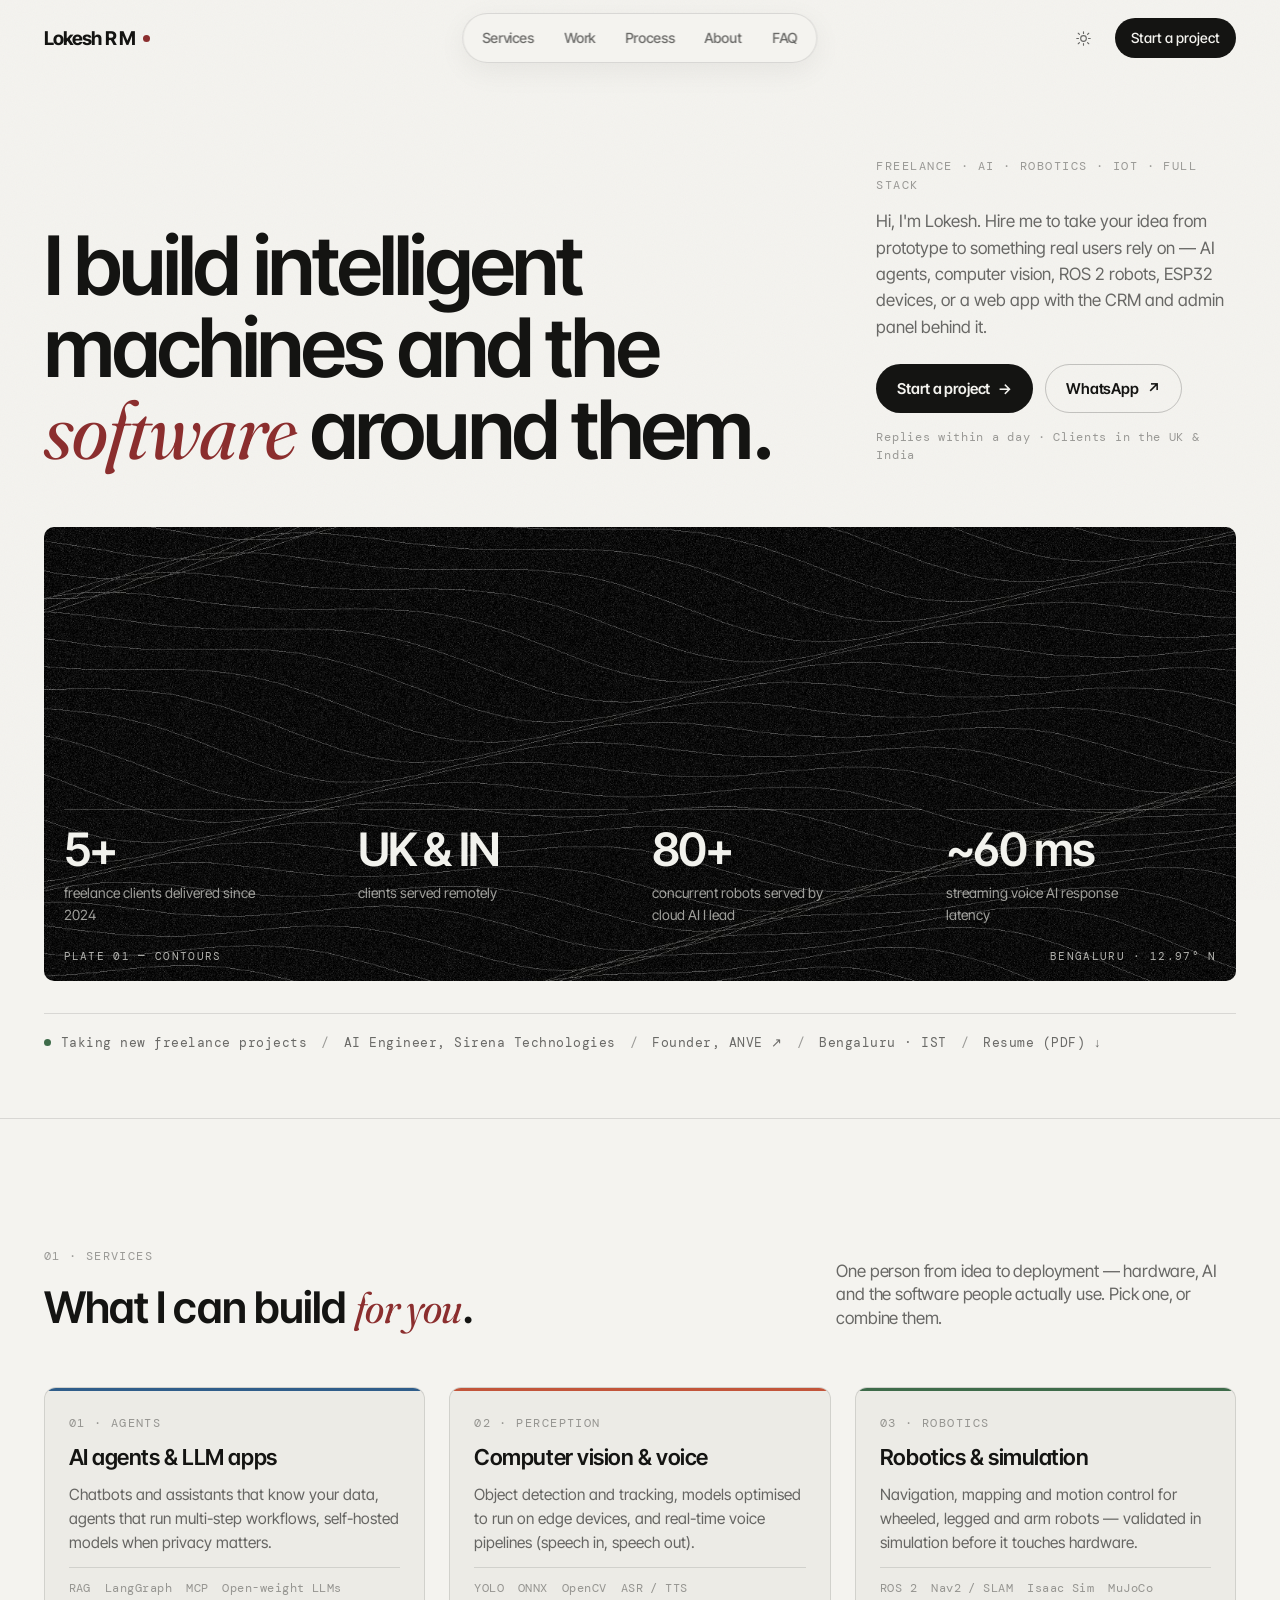
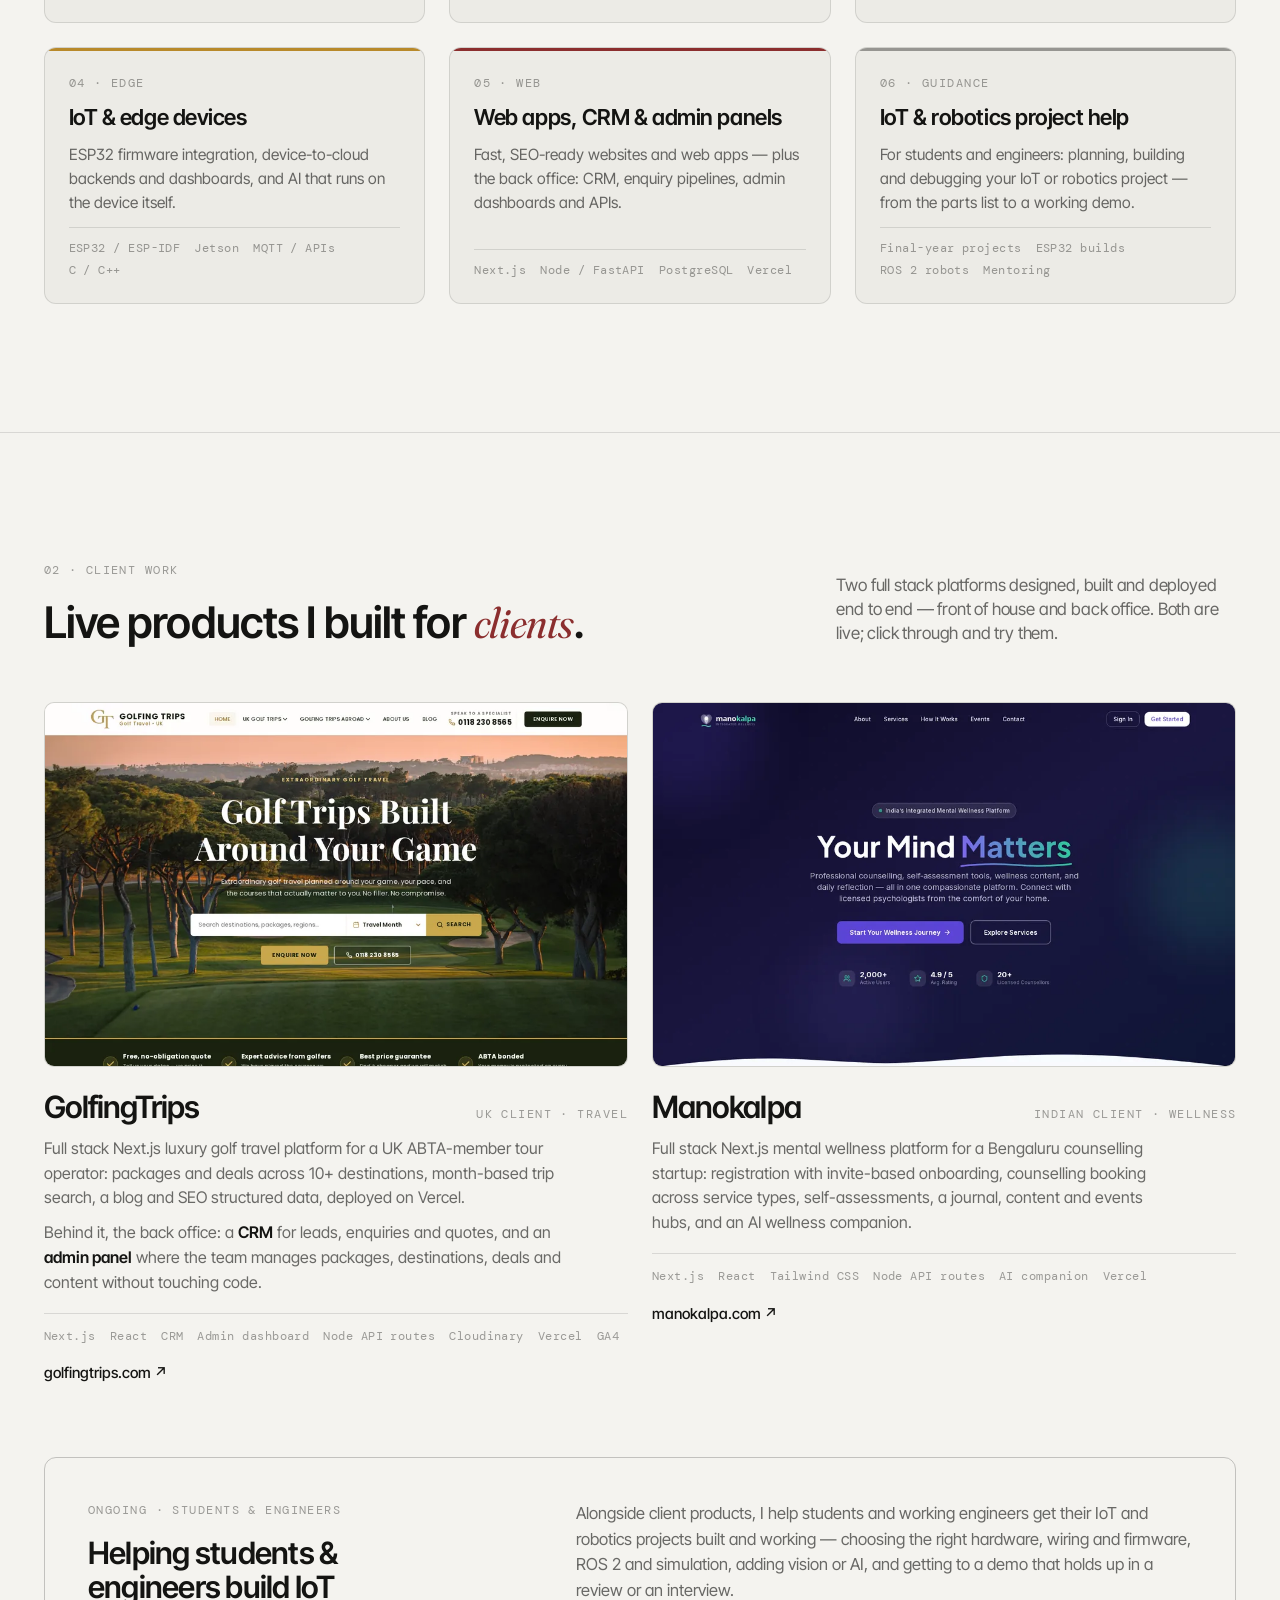
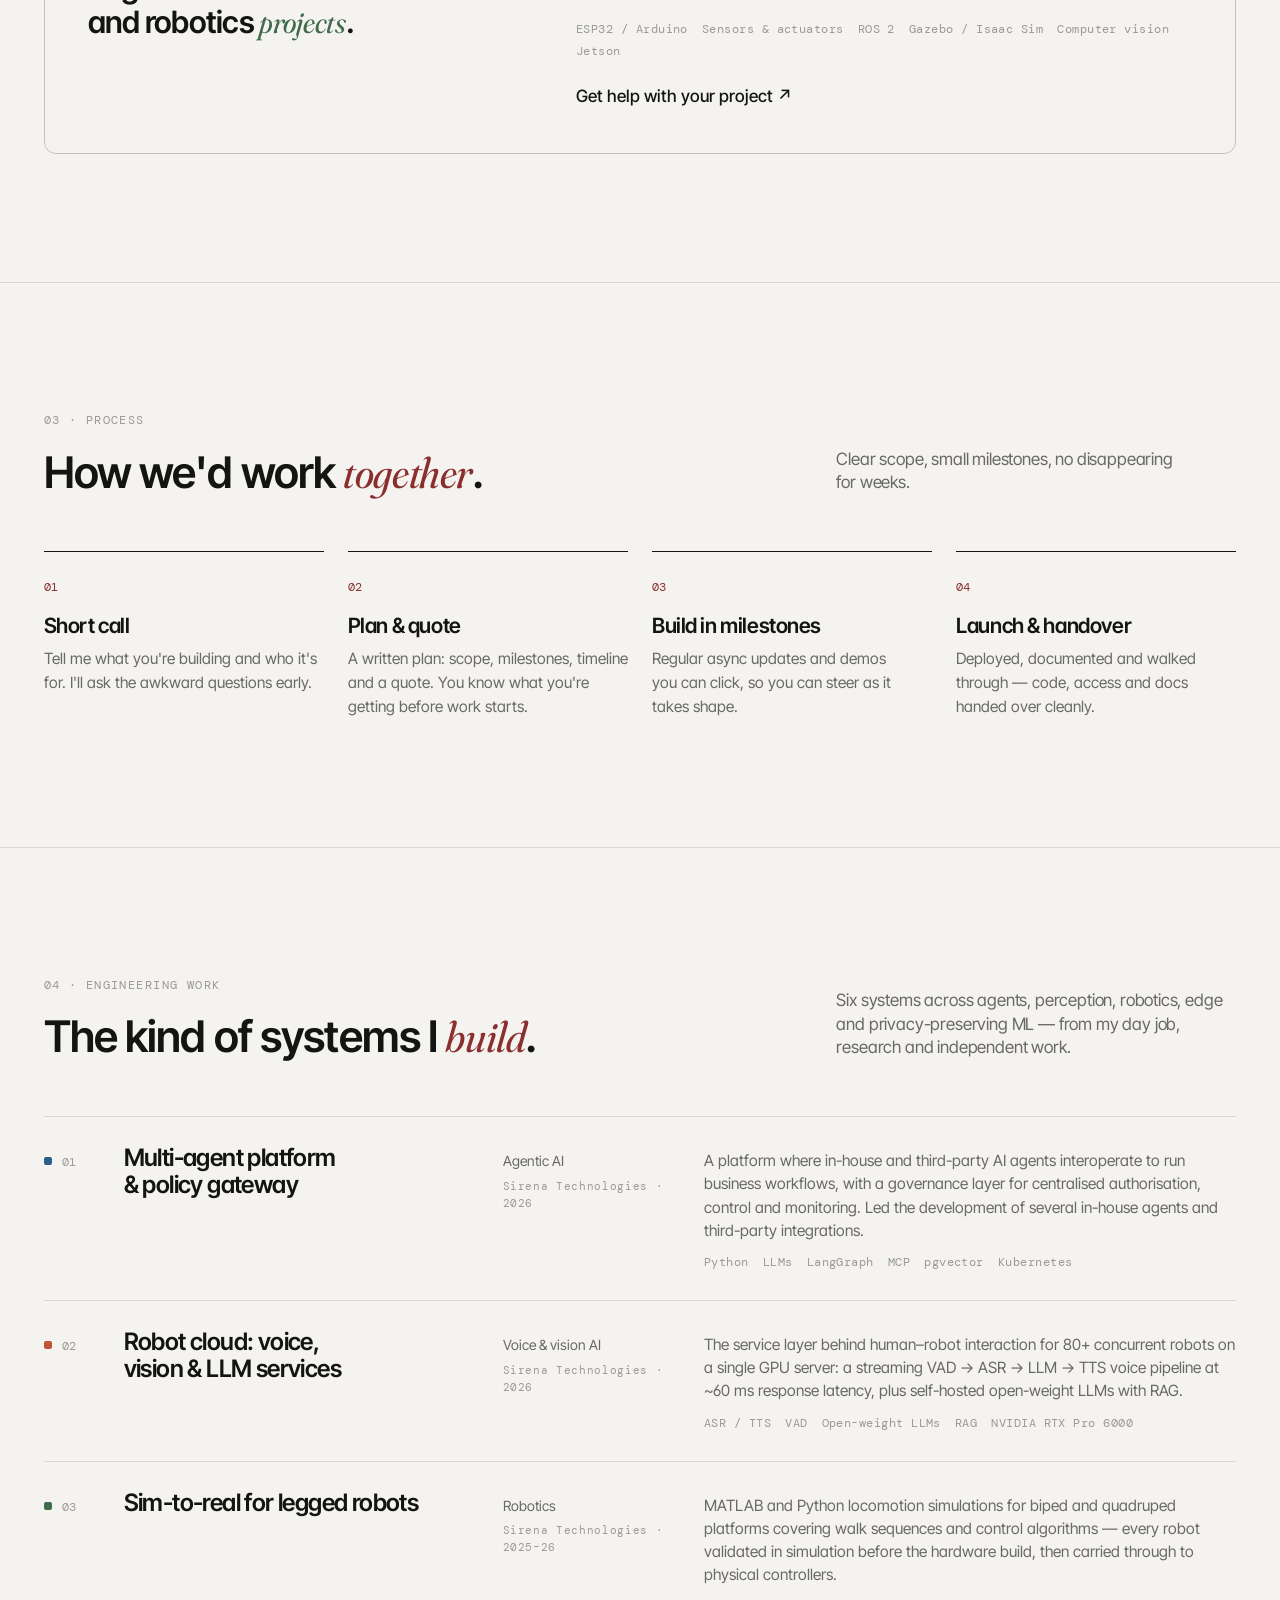
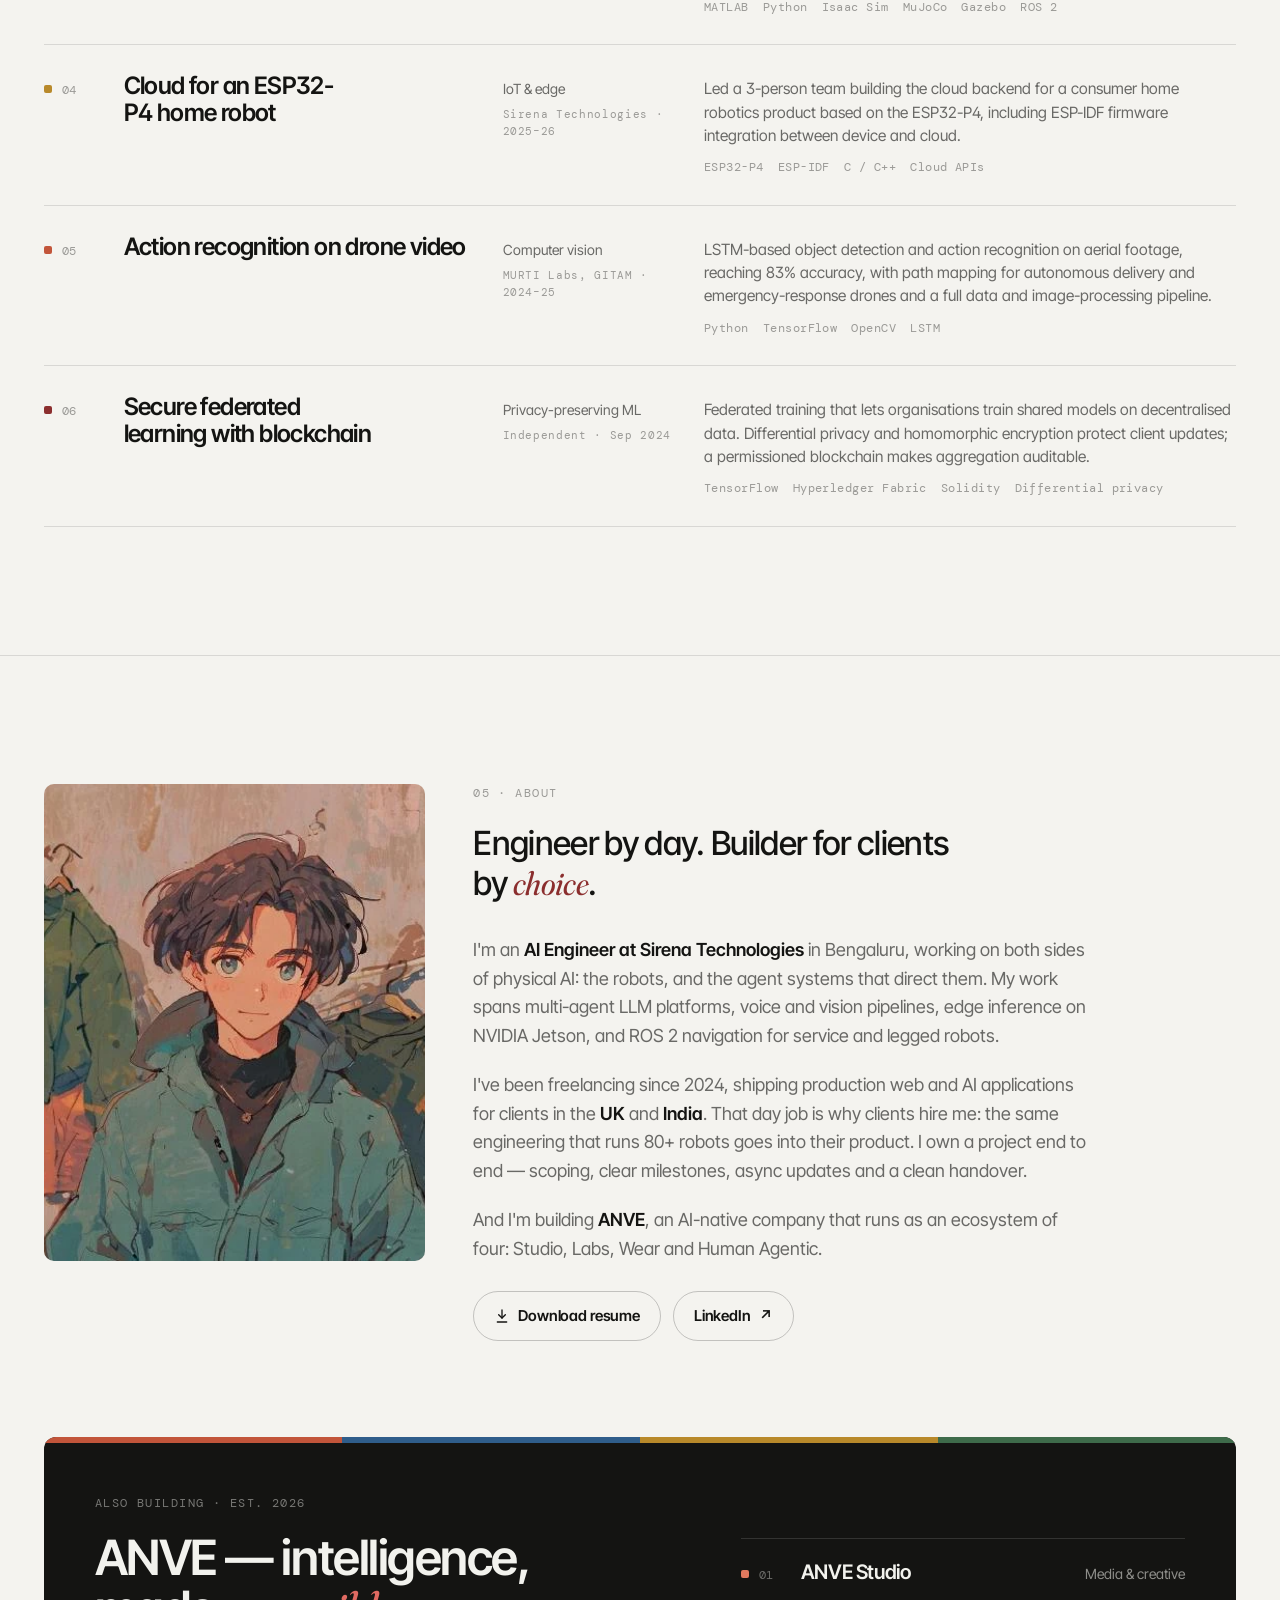
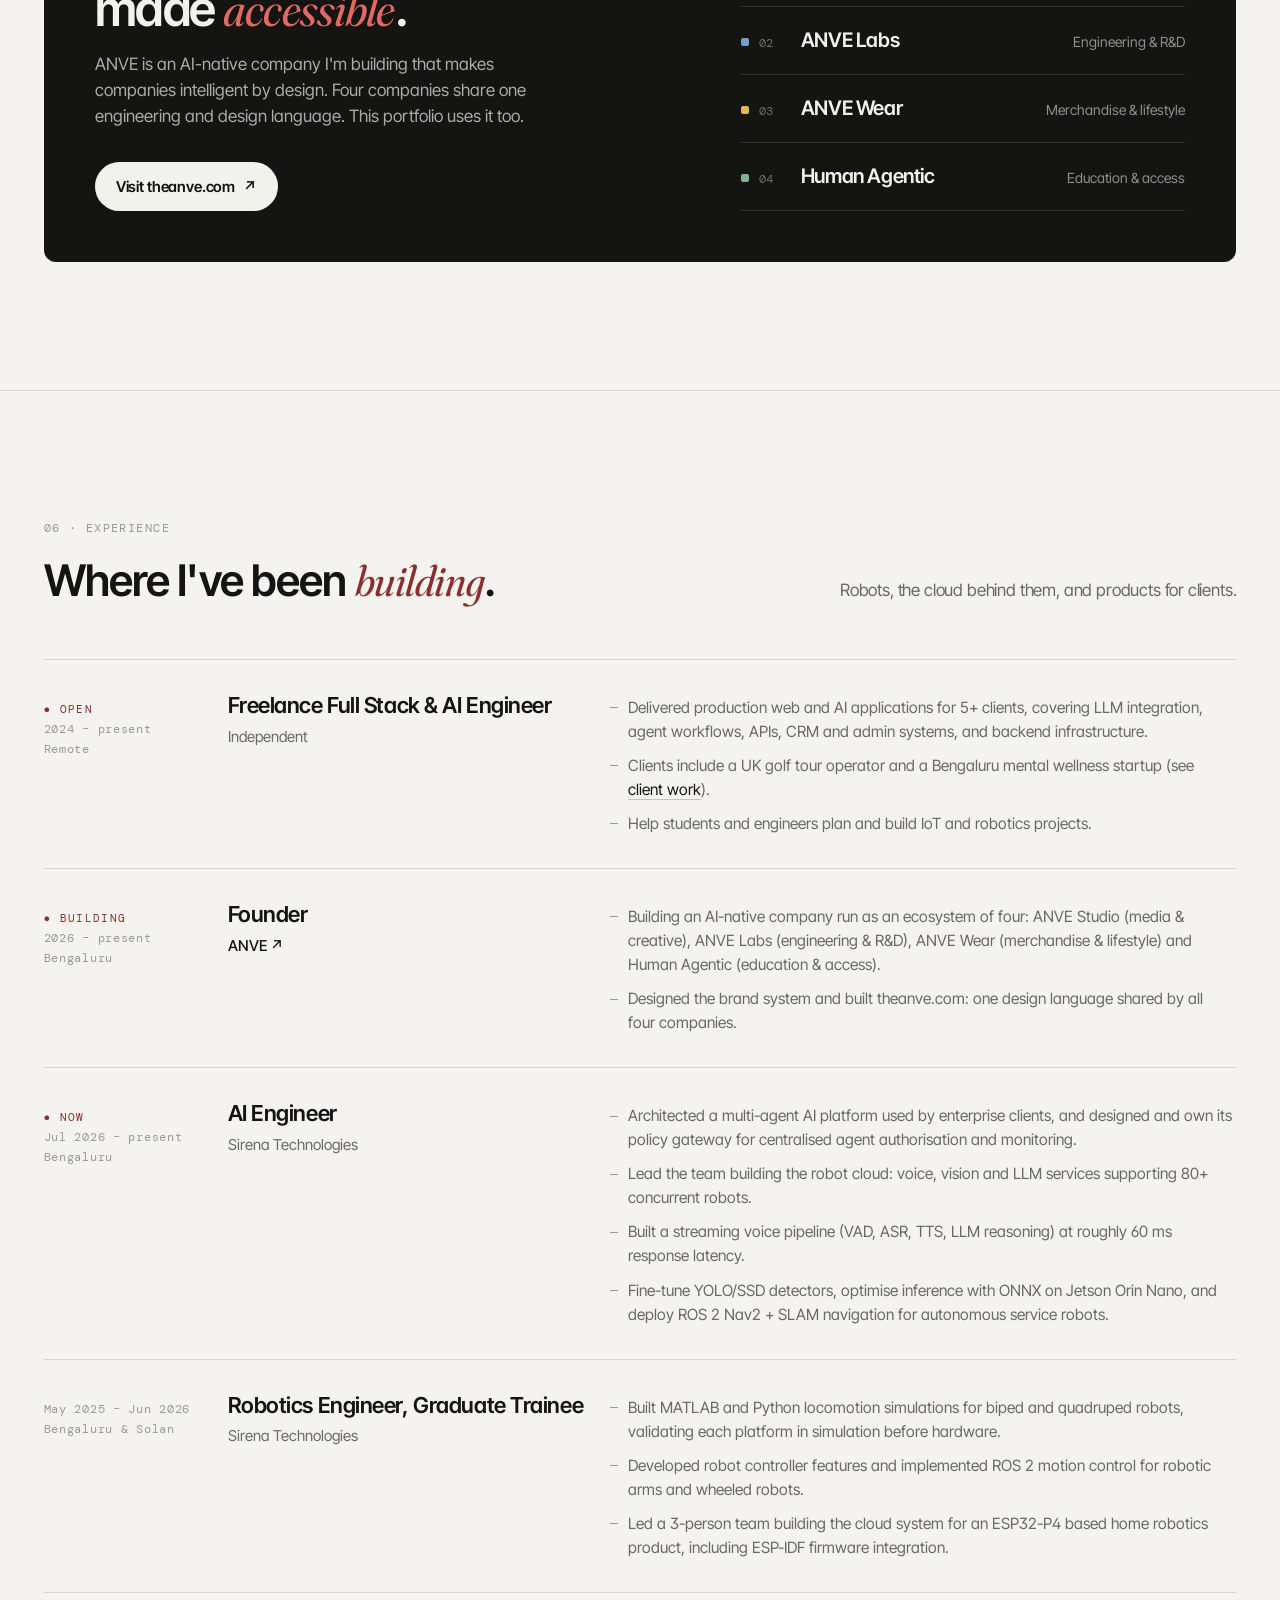
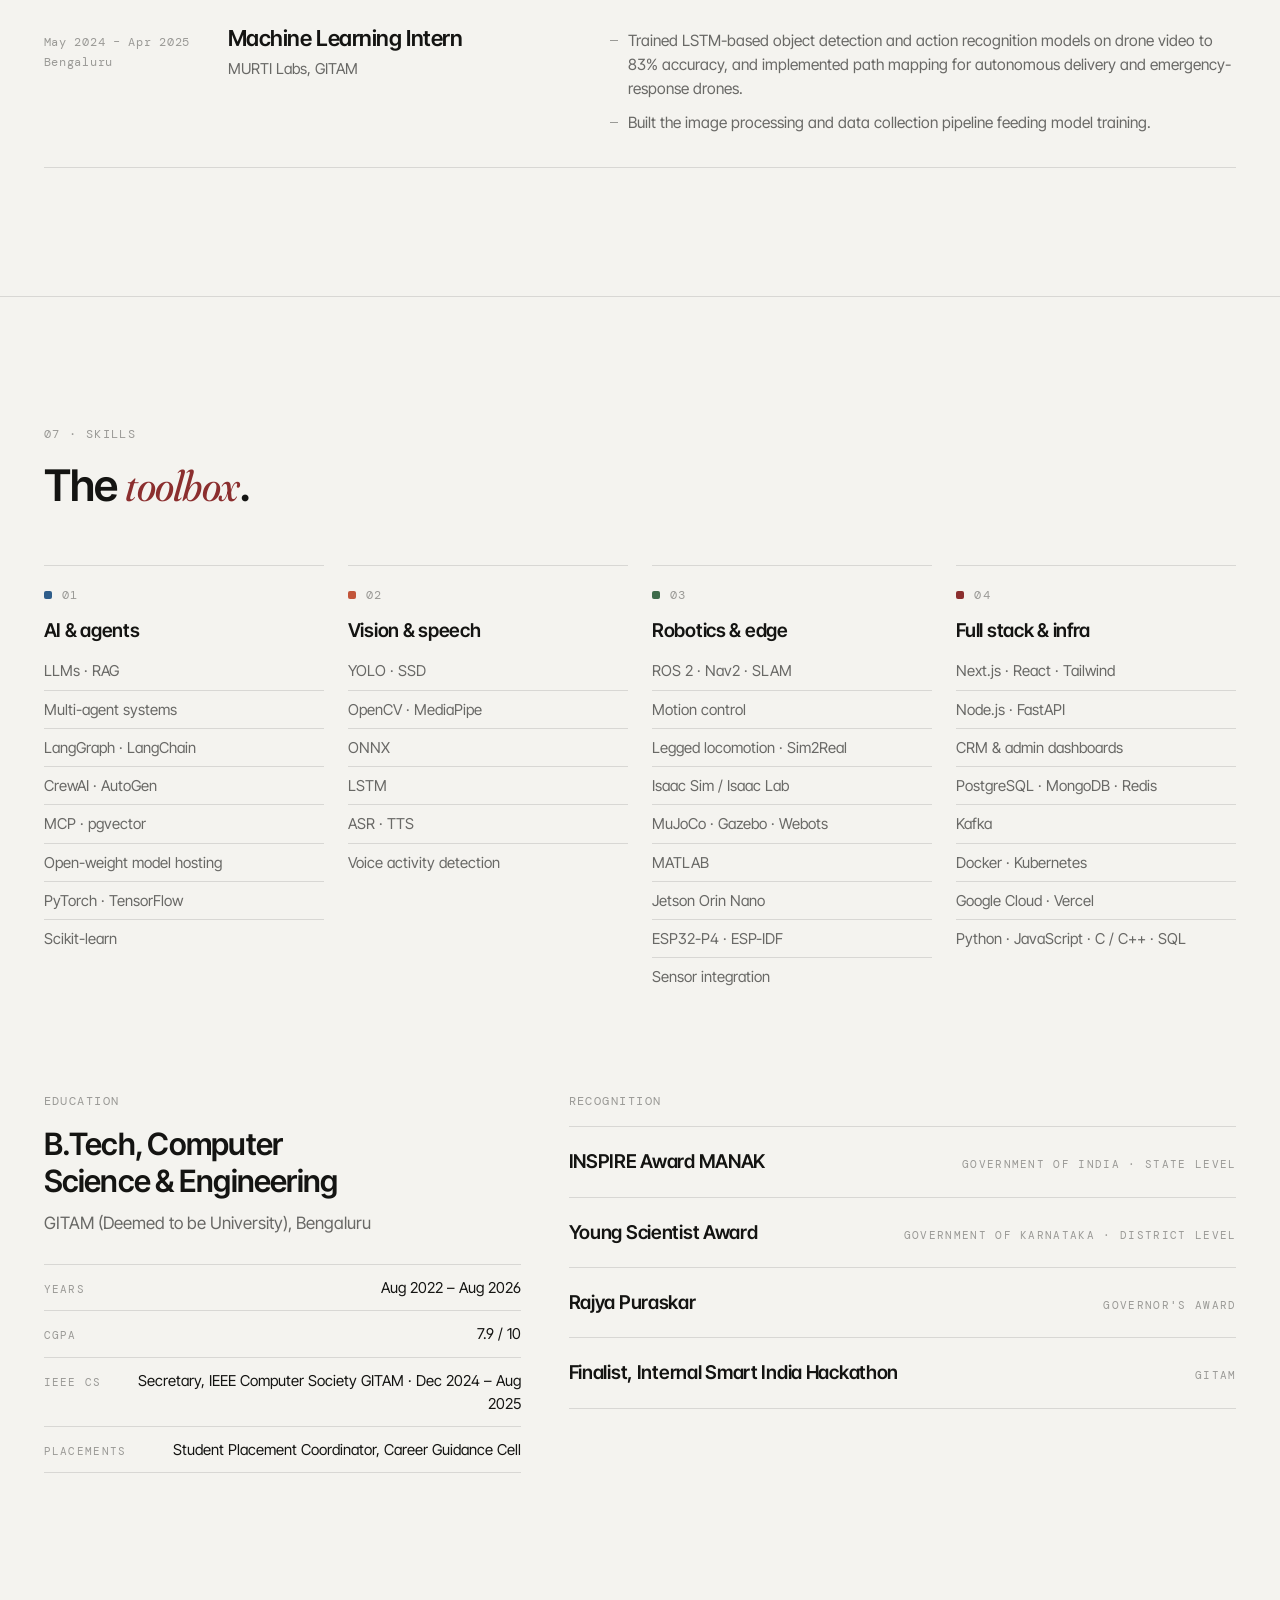
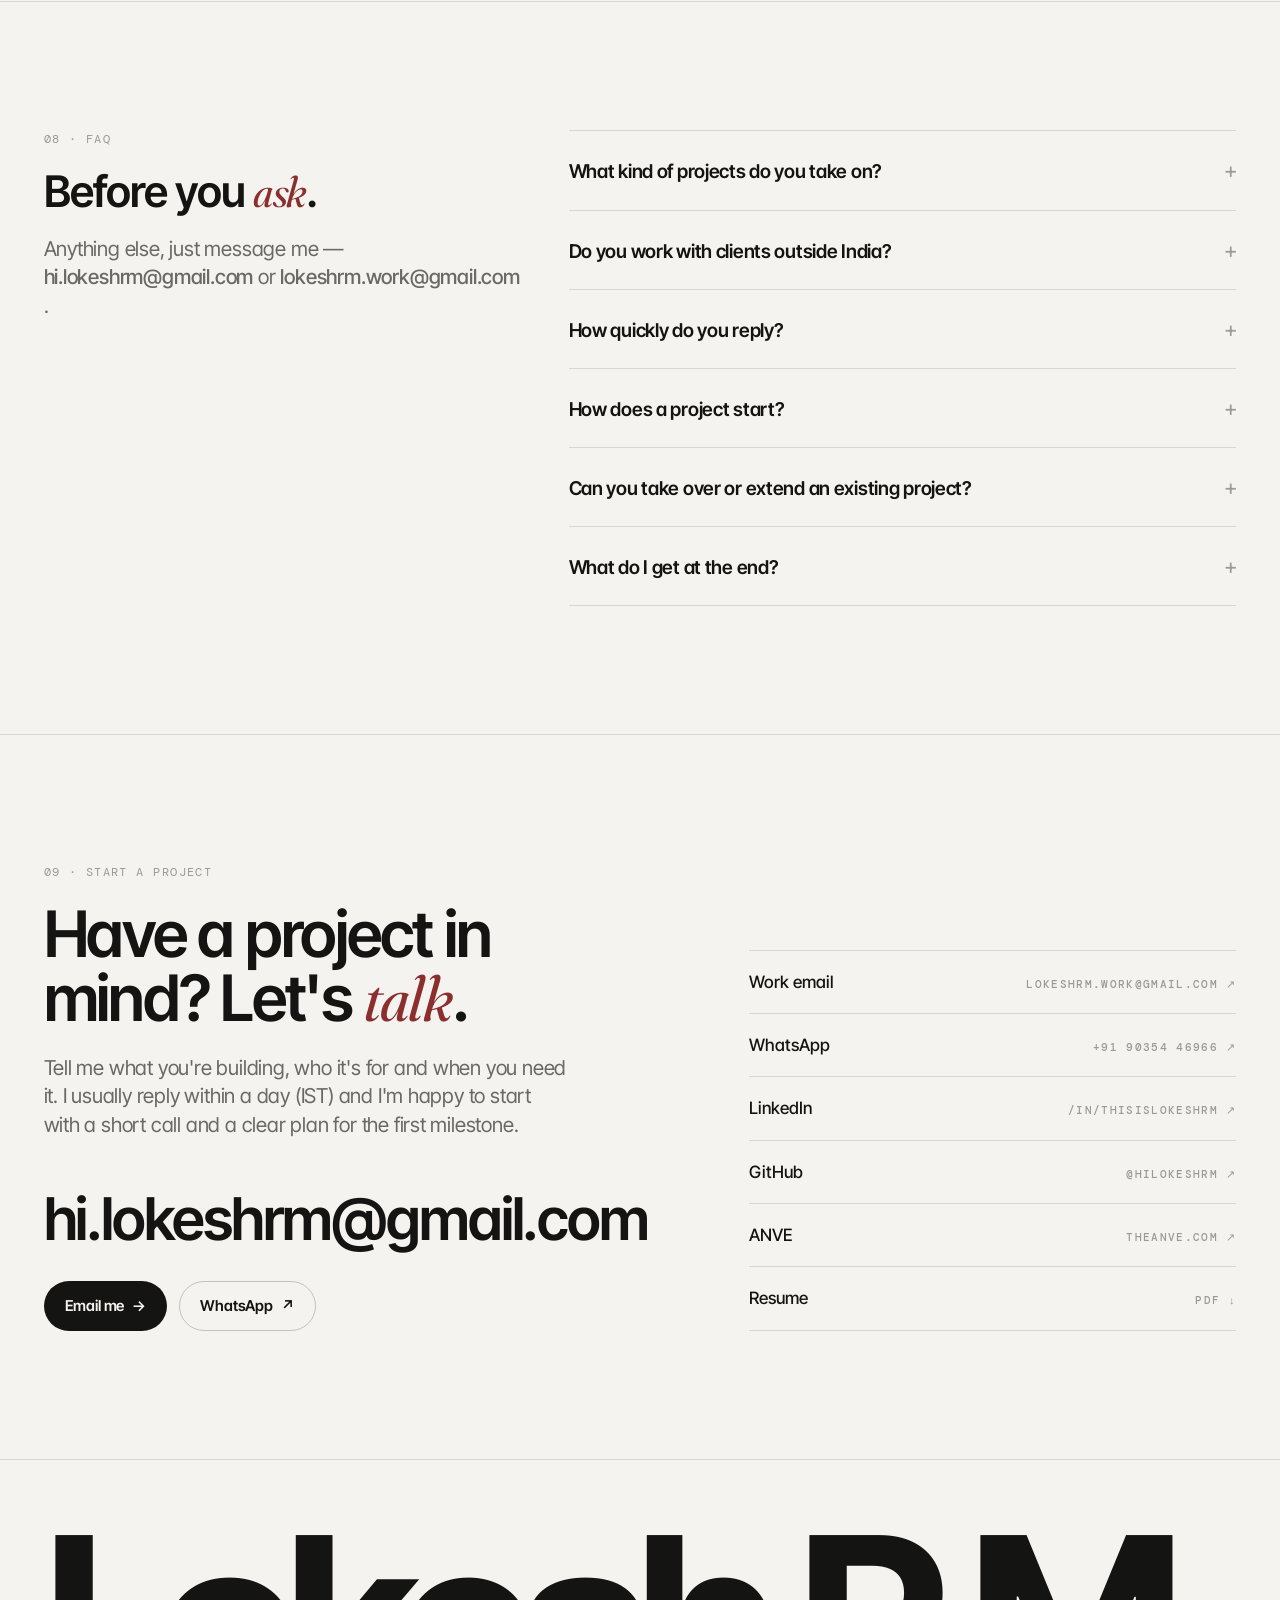
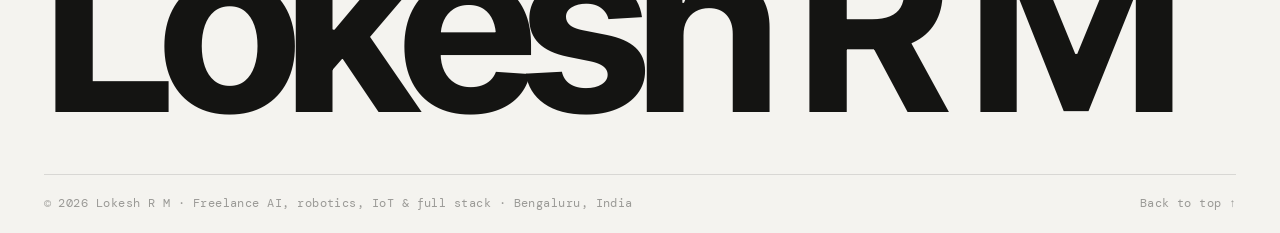
<file: index.html>
<!DOCTYPE html>
<html lang="en" class="no-js">
<head>
<meta charset="UTF-8">
<meta name="viewport" content="width=device-width, initial-scale=1.0">
<title>Lokesh R M — Freelance AI, Robotics, IoT &amp; Full Stack Developer (Bengaluru)</title>
<meta name="description" content="Hire Lokesh R M, a Bengaluru-based freelance AI &amp; robotics engineer, for AI agents and LLM apps, computer vision, ROS 2 robotics, IoT/ESP32 devices and full stack web apps with CRM and admin panels. Clients in the UK and India. Replies within a day.">
<meta name="author" content="Lokesh R M">
<link rel="canonical" href="https://hilokeshrm.github.io/">
<link rel="icon" type="image/svg+xml" href="favicon.svg">
<link rel="apple-touch-icon" href="assets/apple-touch-icon.png">
<link rel="preconnect" href="https://fonts.googleapis.com">
<link rel="preconnect" href="https://fonts.gstatic.com" crossorigin>
<link href="https://fonts.googleapis.com/css2?family=Inter+Tight:wght@400;500;600;700&family=Fraunces:ital,opsz,wght,SOFT@0,9..144,400,30;1,9..144,400,30&family=DM+Mono:wght@400;500&display=swap" rel="stylesheet">
<link rel="stylesheet" href="styles.css">
<script>(function(){var d=document.documentElement;d.classList.remove('no-js');try{var t=localStorage.getItem('lrm-theme');if(t==='light'||t==='dark')d.setAttribute('data-theme',t);}catch(e){}})();</script>
<meta name="theme-color" content="#F4F3EF" media="(prefers-color-scheme: light)">
<meta name="theme-color" content="#0A0A0A" media="(prefers-color-scheme: dark)">
<meta name="robots" content="index,follow,max-image-preview:large">

<meta property="og:type" content="website">
<meta property="og:url" content="https://hilokeshrm.github.io/">
<meta property="og:title" content="Lokesh R M — Freelance AI, Robotics, IoT &amp; Full Stack Developer">
<meta property="og:description" content="AI agents, computer vision, ROS 2 robotics, IoT devices and full stack web apps — built end to end. Clients in the UK and India.">
<meta property="og:image" content="https://hilokeshrm.github.io/assets/og-image.png">
<meta property="og:image:width" content="1200">
<meta property="og:image:height" content="630">
<meta property="og:locale" content="en_IN">
<meta name="twitter:card" content="summary_large_image">
<meta name="twitter:title" content="Lokesh R M — Freelance AI, Robotics, IoT &amp; Full Stack Developer">
<meta name="twitter:description" content="AI agents, computer vision, ROS 2 robotics, IoT devices and full stack web apps — built end to end.">
<meta name="twitter:image" content="https://hilokeshrm.github.io/assets/og-image.png">

<script type="application/ld+json">
{
  "@context": "https://schema.org",
  "@graph": [
    {
      "@type": "Person",
      "@id": "https://hilokeshrm.github.io/#me",
      "name": "Lokesh R M",
      "url": "https://hilokeshrm.github.io/",
      "image": "https://hilokeshrm.github.io/assets/lokesh.jpg",
      "jobTitle": "Freelance AI & Robotics Engineer",
      "email": "mailto:hi.lokeshrm@gmail.com",
      "telephone": "+91-9035446966",
      "worksFor": [
        { "@type": "Organization", "name": "Sirena Technologies" },
        { "@type": "Organization", "name": "ANVE", "url": "https://theanve.com" }
      ],
      "alumniOf": { "@type": "CollegeOrUniversity", "name": "GITAM (Deemed to be University), Bengaluru" },
      "address": { "@type": "PostalAddress", "addressLocality": "Bengaluru", "addressRegion": "Karnataka", "addressCountry": "IN" },
      "knowsAbout": ["AI Agents", "Large Language Models", "RAG", "Computer Vision", "Robotics", "ROS 2", "IoT", "Edge AI", "ESP32", "NVIDIA Jetson", "Next.js", "CRM development", "Admin dashboards"],
      "sameAs": ["https://www.linkedin.com/in/thisislokeshrm", "https://github.com/hilokeshrm", "https://theanve.com"]
    },
    {
      "@type": "ProfessionalService",
      "@id": "https://hilokeshrm.github.io/#service",
      "name": "Lokesh R M — Freelance AI, Robotics, IoT & Full Stack Development",
      "url": "https://hilokeshrm.github.io/",
      "image": "https://hilokeshrm.github.io/assets/og-image.png",
      "email": ["hi.lokeshrm@gmail.com", "lokeshrm.work@gmail.com"],
      "telephone": "+91-9035446966",
      "founder": { "@id": "https://hilokeshrm.github.io/#me" },
      "address": { "@type": "PostalAddress", "addressLocality": "Bengaluru", "addressRegion": "Karnataka", "addressCountry": "IN" },
      "areaServed": ["India", "United Kingdom", "Worldwide"],
      "hasOfferCatalog": {
        "@type": "OfferCatalog",
        "name": "Services",
        "itemListElement": [
          { "@type": "Offer", "itemOffered": { "@type": "Service", "name": "AI agents & LLM apps", "description": "RAG, chatbots, multi-agent workflows and self-hosted models." } },
          { "@type": "Offer", "itemOffered": { "@type": "Service", "name": "Computer vision & voice AI", "description": "Object detection, edge optimisation with ONNX, ASR/TTS voice pipelines." } },
          { "@type": "Offer", "itemOffered": { "@type": "Service", "name": "Robotics & simulation", "description": "ROS 2, Nav2/SLAM, motion control, Isaac Sim, MuJoCo, Gazebo." } },
          { "@type": "Offer", "itemOffered": { "@type": "Service", "name": "IoT & edge devices", "description": "ESP32 / ESP-IDF firmware integration, device-to-cloud systems, NVIDIA Jetson." } },
          { "@type": "Offer", "itemOffered": { "@type": "Service", "name": "Full stack web apps, CRM & admin panels", "description": "Next.js, React, Node and FastAPI apps with custom CRM, admin dashboards and backends." } },
          { "@type": "Offer", "itemOffered": { "@type": "Service", "name": "IoT & robotics project guidance", "description": "Helping students and engineers plan, build and finish IoT and robotics projects." } }
        ]
      }
    },
    {
      "@type": "FAQPage",
      "mainEntity": [
        { "@type": "Question", "name": "What kind of projects do you take on?", "acceptedAnswer": { "@type": "Answer", "text": "AI agents and LLM apps, computer vision and voice, ROS 2 robotics, IoT and edge devices, and full stack web apps including CRM and admin panels — from a single feature to a full product. I also help students and engineers build IoT and robotics projects." } },
        { "@type": "Question", "name": "Do you work with clients outside India?", "acceptedAnswer": { "@type": "Answer", "text": "Yes. I've delivered for clients in the UK and India, fully remote, with async updates and calls scheduled to overlap with your working hours." } },
        { "@type": "Question", "name": "How quickly do you reply?", "acceptedAnswer": { "@type": "Answer", "text": "Usually within a day (IST). Email or WhatsApp both work." } },
        { "@type": "Question", "name": "How does a project start?", "acceptedAnswer": { "@type": "Answer", "text": "A short call to understand what you're building, then a written plan with scope, milestones and a quote. Work starts once the first milestone is agreed." } },
        { "@type": "Question", "name": "What do I get at the end?", "acceptedAnswer": { "@type": "Answer", "text": "A clean handover: the source code, deployment, documentation and a walkthrough so you or your team can run it." } }
      ]
    }
  ]
}
</script>
</head>
<body>
<a class="skip" href="#main">Skip to content</a>

<header class="nav" id="nav">
  <div class="wrap">
    <a href="#top" class="wordmark" aria-label="Lokesh R M, back to top">Lokesh R M<i aria-hidden="true"></i></a>
    <nav class="nav-links" aria-label="Primary">
      <a href="#services">Services</a>
      <a href="#work">Work</a>
      <a href="#process">Process</a>
      <a href="#about">About</a>
      <a href="#faq">FAQ</a>
    </nav>
    <div class="nav-right">
      <button class="theme-btn" type="button" data-theme-toggle aria-label="Toggle light or dark" title="Light / dark">
        <svg class="sun" viewBox="0 0 24 24" aria-hidden="true"><circle cx="12" cy="12" r="4"/><path d="M12 2.5v2.4M12 19.1v2.4M4.6 4.6l1.7 1.7M17.7 17.7l1.7 1.7M2.5 12h2.4M19.1 12h2.4M4.6 19.4l1.7-1.7M17.7 6.3l1.7-1.7"/></svg>
        <svg class="moon" viewBox="0 0 24 24" aria-hidden="true"><path d="M20 14.5A8 8 0 0 1 9.5 4a6.5 6.5 0 1 0 10.5 10.5Z"/></svg>
      </button>
      <a href="#contact" class="cta">Start a project</a>
      <button class="menu-btn" id="menuBtn" type="button" aria-label="Menu" aria-expanded="false" aria-controls="menu"><i></i><i></i></button>
    </div>
  </div>
</header>
<div class="menu" id="menu">
  <nav aria-label="Mobile">
    <a href="#services">Services</a>
    <a href="#work">Client work</a>
    <a href="#process">Process</a>
    <a href="#projects">Projects</a>
    <a href="#about">About</a>
    <a href="#faq">FAQ</a>
    <a href="#contact">Start a project</a>
  </nav>
  <div class="theme-row"><span>Appearance</span>
    <button class="theme-btn" type="button" data-theme-toggle aria-label="Toggle light or dark">
      <svg class="sun" viewBox="0 0 24 24" aria-hidden="true"><circle cx="12" cy="12" r="4"/><path d="M12 2.5v2.4M12 19.1v2.4M4.6 4.6l1.7 1.7M17.7 17.7l1.7 1.7M2.5 12h2.4M19.1 12h2.4M4.6 19.4l1.7-1.7M17.7 6.3l1.7-1.7"/></svg>
      <svg class="moon" viewBox="0 0 24 24" aria-hidden="true"><path d="M20 14.5A8 8 0 0 1 9.5 4a6.5 6.5 0 1 0 10.5 10.5Z"/></svg>
    </button>
  </div>
  <div class="meta">hi.lokeshrm@gmail.com<br>lokeshrm.work@gmail.com<br>+91 90354 46966 · Bengaluru · IST</div>
</div>

<main id="main">

  <!-- HERO -->
  <section class="hero" id="top" aria-labelledby="hero-title">
    <div class="wrap">
      <div class="grid">
        <h1 id="hero-title">I build intelligent machines and the <em>software</em> around&nbsp;them.</h1>
        <div class="side">
          <div class="meta">Freelance · AI · Robotics · IoT · Full stack</div>
          <p>Hi, I'm Lokesh. Hire me to take your idea from prototype to something real users rely on — AI agents, computer vision, ROS&nbsp;2 robots, ESP32 devices, or a web app with the CRM and admin panel behind it.</p>
          <div class="btn-row">
            <a class="btn" href="#contact">Start a project <span class="arrow">→</span></a>
            <a class="btn ghost" href="https://wa.me/919035446966?text=Hi%20Lokesh%2C%20I%20have%20a%20project..." target="_blank" rel="noopener">WhatsApp <span class="arrow">↗</span></a>
          </div>
          <p class="trust">Replies within a day · Clients in the UK &amp; India</p>
        </div>
      </div>

      <div class="plate">
        <img src="assets/plate-contours.jpg" alt="" width="1600" height="1000">
        <ul class="stats" aria-label="Highlights">
          <li><b>5+</b><span>freelance clients delivered since 2024</span></li>
          <li><b>UK &amp; IN</b><span>clients served remotely</span></li>
          <li><b>80+</b><span>concurrent robots served by cloud AI I lead</span></li>
          <li><b>~60 ms</b><span>streaming voice AI response latency</span></li>
        </ul>
        <div class="cap"><span>Plate 01 — Contours</span><span>Bengaluru · 12.97° N</span></div>
      </div>

      <div class="status">
        <span><span class="dot" aria-hidden="true"></span>Taking new freelance projects</span>
        <span class="sep">/</span><span>AI Engineer, Sirena Technologies</span>
        <span class="sep">/</span><span>Founder, <a href="https://theanve.com" target="_blank" rel="noopener">ANVE ↗</a></span>
        <span class="sep">/</span><span>Bengaluru · IST</span>
        <span class="sep">/</span><a href="resumes/Lokesh_R_M_AI_ML_Engineer.pdf" download>Resume (PDF) ↓</a>
      </div>
    </div>
  </section>

  <!-- SERVICES -->
  <section id="services" aria-labelledby="services-title">
    <div class="wrap">
      <div class="head">
        <div><div class="meta">01 · Services</div><h2 id="services-title">What I can build <em>for you</em>.</h2></div>
        <p class="side lede">One person from idea to deployment — hardware, AI and the software people actually use. Pick one, or combine them.</p>
      </div>
      <div class="services">
        <article class="svc reveal" style="--c:var(--c-ai)">
          <div class="meta">01 · Agents</div>
          <h3>AI agents &amp; LLM apps</h3>
          <p>Chatbots and assistants that know your data, agents that run multi-step workflows, self-hosted models when privacy matters.</p>
          <ul class="tags"><li>RAG</li><li>LangGraph</li><li>MCP</li><li>Open-weight LLMs</li></ul>
        </article>
        <article class="svc reveal" style="--c:var(--c-vision)">
          <div class="meta">02 · Perception</div>
          <h3>Computer vision &amp; voice</h3>
          <p>Object detection and tracking, models optimised to run on edge devices, and real-time voice pipelines (speech in, speech out).</p>
          <ul class="tags"><li>YOLO</li><li>ONNX</li><li>OpenCV</li><li>ASR / TTS</li></ul>
        </article>
        <article class="svc reveal" style="--c:var(--c-robot)">
          <div class="meta">03 · Robotics</div>
          <h3>Robotics &amp; simulation</h3>
          <p>Navigation, mapping and motion control for wheeled, legged and arm robots — validated in simulation before it touches hardware.</p>
          <ul class="tags"><li>ROS 2</li><li>Nav2 / SLAM</li><li>Isaac Sim</li><li>MuJoCo</li></ul>
        </article>
        <article class="svc reveal" style="--c:var(--c-iot)">
          <div class="meta">04 · Edge</div>
          <h3>IoT &amp; edge devices</h3>
          <p>ESP32 firmware integration, device-to-cloud backends and dashboards, and AI that runs on the device itself.</p>
          <ul class="tags"><li>ESP32 / ESP-IDF</li><li>Jetson</li><li>MQTT / APIs</li><li>C / C++</li></ul>
        </article>
        <article class="svc reveal" style="--c:var(--c-web)">
          <div class="meta">05 · Web</div>
          <h3>Web apps, CRM &amp; admin panels</h3>
          <p>Fast, SEO-ready websites and web apps — plus the back office: CRM, enquiry pipelines, admin dashboards and APIs.</p>
          <ul class="tags"><li>Next.js</li><li>Node / FastAPI</li><li>PostgreSQL</li><li>Vercel</li></ul>
        </article>
        <article class="svc reveal" style="--c:var(--ink-3)">
          <div class="meta">06 · Guidance</div>
          <h3>IoT &amp; robotics project help</h3>
          <p>For students and engineers: planning, building and debugging your IoT or robotics project — from the parts list to a working demo.</p>
          <ul class="tags"><li>Final-year projects</li><li>ESP32 builds</li><li>ROS 2 robots</li><li>Mentoring</li></ul>
        </article>
      </div>
    </div>
  </section>

  <!-- CLIENT WORK -->
  <section id="work" aria-labelledby="work-title">
    <div class="wrap">
      <div class="head">
        <div><div class="meta">02 · Client work</div><h2 id="work-title">Live products I built for <em>clients</em>.</h2></div>
        <p class="side lede">Two full stack platforms designed, built and deployed end to end — front of house and back office. Both are live; click through and try them.</p>
      </div>
      <div class="work">
        <article class="case reveal">
          <a class="shot" href="https://www.golfingtrips.com" target="_blank" rel="noopener" aria-label="Visit GolfingTrips (opens in new tab)">
            <picture>
              <source srcset="assets/golfingtrips.webp" type="image/webp">
              <img src="assets/golfingtrips.jpg" alt="Homepage of GolfingTrips: 'Golf Trips Built Around Your Game' with destination and travel-month search" width="960" height="600" loading="lazy" decoding="async">
            </picture>
            <span class="go" aria-hidden="true">↗</span>
          </a>
          <div class="top"><h3>GolfingTrips</h3><span class="meta">UK client · Travel</span></div>
          <p>Full stack Next.js luxury golf travel platform for a UK ABTA-member tour operator: packages and deals across 10+ destinations, month-based trip search, a blog and SEO structured data, deployed on Vercel.</p>
          <p>Behind it, the back office: a <strong>CRM</strong> for leads, enquiries and quotes, and an <strong>admin panel</strong> where the team manages packages, destinations, deals and content without touching code.</p>
          <div class="foot">
            <ul class="tags" aria-label="Tech stack"><li>Next.js</li><li>React</li><li>CRM</li><li>Admin dashboard</li><li>Node API routes</li><li>Cloudinary</li><li>Vercel</li><li>GA4</li></ul>
            <a class="link" href="https://www.golfingtrips.com" target="_blank" rel="noopener">golfingtrips.com <span class="arrow">↗</span></a>
          </div>
        </article>
        <article class="case reveal">
          <a class="shot" href="https://www.manokalpa.com" target="_blank" rel="noopener" aria-label="Visit Manokalpa (opens in new tab)">
            <picture>
              <source srcset="assets/manokalpa.webp" type="image/webp">
              <img src="assets/manokalpa.jpg" alt="Homepage of Manokalpa: 'Your Mind Matters', an integrated mental wellness and counselling platform" width="960" height="600" loading="lazy" decoding="async">
            </picture>
            <span class="go" aria-hidden="true">↗</span>
          </a>
          <div class="top"><h3>Manokalpa</h3><span class="meta">Indian client · Wellness</span></div>
          <p>Full stack Next.js mental wellness platform for a Bengaluru counselling startup: registration with invite-based onboarding, counselling booking across service types, self-assessments, a journal, content and events hubs, and an AI wellness companion.</p>
          <div class="foot">
            <ul class="tags" aria-label="Tech stack"><li>Next.js</li><li>React</li><li>Tailwind CSS</li><li>Node API routes</li><li>AI companion</li><li>Vercel</li></ul>
            <a class="link" href="https://www.manokalpa.com" target="_blank" rel="noopener">manokalpa.com <span class="arrow">↗</span></a>
          </div>
        </article>
      </div>

      <article class="mentor reveal">
        <div>
          <div class="meta">Ongoing · Students &amp; engineers</div>
          <h3>Helping students &amp; engineers build IoT and robotics <em>projects</em>.</h3>
        </div>
        <div>
          <p>Alongside client products, I help students and working engineers get their IoT and robotics projects built and working — choosing the right hardware, wiring and firmware, ROS&nbsp;2 and simulation, adding vision or AI, and getting to a demo that holds up in a review or an interview.</p>
          <ul class="tags"><li>ESP32 / Arduino</li><li>Sensors &amp; actuators</li><li>ROS 2</li><li>Gazebo / Isaac Sim</li><li>Computer vision</li><li>Jetson</li></ul>
          <a class="link" href="https://wa.me/919035446966?text=Hi%20Lokesh%2C%20I%20need%20help%20with%20my%20IoT%2Frobotics%20project..." target="_blank" rel="noopener">Get help with your project <span class="arrow">↗</span></a>
        </div>
      </article>
    </div>
  </section>

  <!-- PROCESS -->
  <section id="process" aria-labelledby="process-title">
    <div class="wrap">
      <div class="head">
        <div><div class="meta">03 · Process</div><h2 id="process-title">How we'd work <em>together</em>.</h2></div>
        <p class="side lede">Clear scope, small milestones, no disappearing for weeks.</p>
      </div>
      <ol class="process">
        <li class="reveal"><span class="n">01</span><h4>Short call</h4><p>Tell me what you're building and who it's for. I'll ask the awkward questions early.</p></li>
        <li class="reveal"><span class="n">02</span><h4>Plan &amp; quote</h4><p>A written plan: scope, milestones, timeline and a quote. You know what you're getting before work starts.</p></li>
        <li class="reveal"><span class="n">03</span><h4>Build in milestones</h4><p>Regular async updates and demos you can click, so you can steer as it takes shape.</p></li>
        <li class="reveal"><span class="n">04</span><h4>Launch &amp; handover</h4><p>Deployed, documented and walked through — code, access and docs handed over cleanly.</p></li>
      </ol>
    </div>
  </section>

  <!-- PROJECTS -->
  <section id="projects" aria-labelledby="projects-title">
    <div class="wrap">
      <div class="head">
        <div><div class="meta">04 · Engineering work</div><h2 id="projects-title">The kind of systems I <em>build</em>.</h2></div>
        <p class="side lede">Six systems across agents, perception, robotics, edge and privacy-preserving ML — from my day job, research and independent work.</p>
      </div>
      <div class="rows">
        <article class="row-item reveal" style="--c:var(--c-ai)">
          <span class="idx">01</span>
          <h3>Multi-agent platform &amp; policy gateway</h3>
          <div class="cat">Agentic AI<small>Sirena Technologies · 2026</small></div>
          <div class="desc"><p>A platform where in-house and third-party AI agents interoperate to run business workflows, with a governance layer for centralised authorisation, control and monitoring. Led the development of several in-house agents and third-party integrations.</p>
            <ul class="tags"><li>Python</li><li>LLMs</li><li>LangGraph</li><li>MCP</li><li>pgvector</li><li>Kubernetes</li></ul></div>
        </article>
        <article class="row-item reveal" style="--c:var(--c-vision)">
          <span class="idx">02</span>
          <h3>Robot cloud: voice, vision &amp; LLM services</h3>
          <div class="cat">Voice &amp; vision AI<small>Sirena Technologies · 2026</small></div>
          <div class="desc"><p>The service layer behind human–robot interaction for 80+ concurrent robots on a single GPU server: a streaming VAD → ASR → LLM → TTS voice pipeline at ~60 ms response latency, plus self-hosted open-weight LLMs with RAG.</p>
            <ul class="tags"><li>ASR / TTS</li><li>VAD</li><li>Open-weight LLMs</li><li>RAG</li><li>NVIDIA RTX Pro 6000</li></ul></div>
        </article>
        <article class="row-item reveal" style="--c:var(--c-robot)">
          <span class="idx">03</span>
          <h3>Sim-to-real for legged robots</h3>
          <div class="cat">Robotics<small>Sirena Technologies · 2025–26</small></div>
          <div class="desc"><p>MATLAB and Python locomotion simulations for biped and quadruped platforms covering walk sequences and control algorithms — every robot validated in simulation before the hardware build, then carried through to physical controllers.</p>
            <ul class="tags"><li>MATLAB</li><li>Python</li><li>Isaac Sim</li><li>MuJoCo</li><li>Gazebo</li><li>ROS 2</li></ul></div>
        </article>
        <article class="row-item reveal" style="--c:var(--c-iot)">
          <span class="idx">04</span>
          <h3>Cloud for an ESP32-P4 home robot</h3>
          <div class="cat">IoT &amp; edge<small>Sirena Technologies · 2025–26</small></div>
          <div class="desc"><p>Led a 3-person team building the cloud backend for a consumer home robotics product based on the ESP32-P4, including ESP-IDF firmware integration between device and cloud.</p>
            <ul class="tags"><li>ESP32-P4</li><li>ESP-IDF</li><li>C / C++</li><li>Cloud APIs</li></ul></div>
        </article>
        <article class="row-item reveal" style="--c:var(--c-vision)">
          <span class="idx">05</span>
          <h3>Action recognition on drone video</h3>
          <div class="cat">Computer vision<small>MURTI Labs, GITAM · 2024–25</small></div>
          <div class="desc"><p>LSTM-based object detection and action recognition on aerial footage, reaching 83% accuracy, with path mapping for autonomous delivery and emergency-response drones and a full data and image-processing pipeline.</p>
            <ul class="tags"><li>Python</li><li>TensorFlow</li><li>OpenCV</li><li>LSTM</li></ul></div>
        </article>
        <article class="row-item reveal" style="--c:var(--c-web)">
          <span class="idx">06</span>
          <h3>Secure federated learning with blockchain</h3>
          <div class="cat">Privacy-preserving ML<small>Independent · Sep 2024</small></div>
          <div class="desc"><p>Federated training that lets organisations train shared models on decentralised data. Differential privacy and homomorphic encryption protect client updates; a permissioned blockchain makes aggregation auditable.</p>
            <ul class="tags"><li>TensorFlow</li><li>Hyperledger Fabric</li><li>Solidity</li><li>Differential privacy</li></ul></div>
        </article>
      </div>
    </div>
  </section>

  <!-- ABOUT -->
  <section id="about" aria-labelledby="about-title">
    <div class="wrap">
      <div class="about">
        <div class="portrait reveal">
          <picture>
            <source srcset="assets/lokesh.webp" type="image/webp">
            <img src="assets/lokesh.jpg" alt="Illustrated portrait of Lokesh R M in a green jacket" width="460" height="460" loading="lazy" decoding="async">
          </picture>
        </div>
        <div>
          <div class="meta reveal">05 · About</div>
          <h2 id="about-title" class="say reveal" style="margin-top:20px">Engineer by day. Builder for clients by <em>choice</em>.</h2>
          <div class="prose reveal">
            <p>I'm an <strong>AI Engineer at Sirena Technologies</strong> in Bengaluru, working on both sides of physical AI: the robots, and the agent systems that direct them. My work spans multi-agent LLM platforms, voice and vision pipelines, edge inference on NVIDIA Jetson, and ROS&nbsp;2 navigation for service and legged robots.</p>
            <p>I've been freelancing since 2024, shipping production web and AI applications for clients in the <strong>UK</strong> and <strong>India</strong>. That day job is why clients hire me: the same engineering that runs 80+ robots goes into their product. I own a project end to end — scoping, clear milestones, async updates and a clean handover.</p>
            <p>And I'm building <strong>ANVE</strong>, an AI-native company that runs as an ecosystem of four: Studio, Labs, Wear and Human Agentic.</p>
          </div>
          <div class="btn-row" style="margin-top:28px">
            <a class="btn ghost" href="resumes/Lokesh_R_M_AI_ML_Engineer.pdf" download>
              <svg viewBox="0 0 24 24" fill="none" stroke="currentColor" stroke-width="2" stroke-linecap="round" stroke-linejoin="round" aria-hidden="true"><path d="M12 3v12"/><path d="m7 10 5 5 5-5"/><path d="M5 21h14"/></svg>
              Download resume
            </a>
            <a class="btn ghost" href="https://www.linkedin.com/in/thisislokeshrm" target="_blank" rel="noopener">LinkedIn <span class="arrow">↗</span></a>
          </div>
        </div>
      </div>

      <div class="anve reveal" id="anve">
        <div class="stripe" aria-hidden="true"><i style="background:#C2553A"></i><i style="background:#2F5D8A"></i><i style="background:#B8892A"></i><i style="background:#3E6B4A"></i></div>
        <div class="anve-copy">
          <div class="meta">Also building · est. 2026</div>
          <h2>ANVE — intelligence, made <em>accessible</em>.</h2>
          <p>ANVE is an AI-native company I'm building that makes companies intelligent by design. Four companies share one engineering and design language. This portfolio uses it too.</p>
          <div class="btn-row"><a class="btn light" href="https://theanve.com" target="_blank" rel="noopener">Visit theanve.com <span class="arrow">↗</span></a></div>
        </div>
        <ul class="anve-cos">
          <li style="--c:#E07A5F"><span class="idx">01</span><b>ANVE Studio</b><span>Media &amp; creative</span></li>
          <li style="--c:#6F9FD0"><span class="idx">02</span><b>ANVE Labs</b><span>Engineering &amp; R&amp;D</span></li>
          <li style="--c:#E2B84A"><span class="idx">03</span><b>ANVE Wear</b><span>Merchandise &amp; lifestyle</span></li>
          <li style="--c:#7DB58C"><span class="idx">04</span><b>Human Agentic</b><span>Education &amp; access</span></li>
        </ul>
      </div>
    </div>
  </section>

  <!-- EXPERIENCE -->
  <section id="experience" aria-labelledby="exp-title">
    <div class="wrap">
      <div class="head">
        <div><div class="meta">06 · Experience</div><h2 id="exp-title">Where I've been <em>building</em>.</h2></div>
        <p class="side lede">Robots, the cloud behind them, and products for clients.</p>
      </div>
      <ol class="steps">
        <li class="step now reveal">
          <div class="when"><b>Open</b>2024 – present<br>Remote</div>
          <div><h3>Freelance Full Stack &amp; AI Engineer</h3><div class="org">Independent</div></div>
          <ul>
            <li>Delivered production web and AI applications for 5+ clients, covering LLM integration, agent workflows, APIs, CRM and admin systems, and backend infrastructure.</li>
            <li>Clients include a UK golf tour operator and a Bengaluru mental wellness startup (see <a href="#work">client work</a>).</li>
            <li>Help students and engineers plan and build IoT and robotics projects.</li>
          </ul>
        </li>
        <li class="step now reveal">
          <div class="when"><b>Building</b>2026 – present<br>Bengaluru</div>
          <div><h3>Founder</h3><div class="org"><a class="link" href="https://theanve.com" target="_blank" rel="noopener">ANVE ↗</a></div></div>
          <ul>
            <li>Building an AI-native company run as an ecosystem of four: ANVE Studio (media &amp; creative), ANVE Labs (engineering &amp; R&amp;D), ANVE Wear (merchandise &amp; lifestyle) and Human Agentic (education &amp; access).</li>
            <li>Designed the brand system and built theanve.com: one design language shared by all four companies.</li>
          </ul>
        </li>
        <li class="step now reveal">
          <div class="when"><b>Now</b><time datetime="2026-07">Jul 2026</time> – present<br>Bengaluru</div>
          <div><h3>AI Engineer</h3><div class="org">Sirena Technologies</div></div>
          <ul>
            <li>Architected a multi-agent AI platform used by enterprise clients, and designed and own its policy gateway for centralised agent authorisation and monitoring.</li>
            <li>Lead the team building the robot cloud: voice, vision and LLM services supporting 80+ concurrent robots.</li>
            <li>Built a streaming voice pipeline (VAD, ASR, TTS, LLM reasoning) at roughly 60 ms response latency.</li>
            <li>Fine-tune YOLO/SSD detectors, optimise inference with ONNX on Jetson Orin Nano, and deploy ROS&nbsp;2 Nav2 + SLAM navigation for autonomous service robots.</li>
          </ul>
        </li>
        <li class="step reveal">
          <div class="when"><time datetime="2025-05">May 2025</time> – <time datetime="2026-06">Jun 2026</time><br>Bengaluru &amp; Solan</div>
          <div><h3>Robotics Engineer, Graduate Trainee</h3><div class="org">Sirena Technologies</div></div>
          <ul>
            <li>Built MATLAB and Python locomotion simulations for biped and quadruped robots, validating each platform in simulation before hardware.</li>
            <li>Developed robot controller features and implemented ROS&nbsp;2 motion control for robotic arms and wheeled robots.</li>
            <li>Led a 3-person team building the cloud system for an ESP32-P4 based home robotics product, including ESP-IDF firmware integration.</li>
          </ul>
        </li>
        <li class="step reveal">
          <div class="when"><time datetime="2024-05">May 2024</time> – <time datetime="2025-04">Apr 2025</time><br>Bengaluru</div>
          <div><h3>Machine Learning Intern</h3><div class="org">MURTI Labs, GITAM</div></div>
          <ul>
            <li>Trained LSTM-based object detection and action recognition models on drone video to 83% accuracy, and implemented path mapping for autonomous delivery and emergency-response drones.</li>
            <li>Built the image processing and data collection pipeline feeding model training.</li>
          </ul>
        </li>
      </ol>
    </div>
  </section>

  <!-- SKILLS + EDUCATION -->
  <section id="skills" aria-labelledby="skills-title">
    <div class="wrap">
      <div class="head">
        <div><div class="meta">07 · Skills</div><h2 id="skills-title">The <em>toolbox</em>.</h2></div>
      </div>
      <div class="skills">
        <div class="col reveal" style="--c:var(--c-ai)"><div class="meta">01</div><h4>AI &amp; agents</h4>
          <ul><li>LLMs · RAG</li><li>Multi-agent systems</li><li>LangGraph · LangChain</li><li>CrewAI · AutoGen</li><li>MCP · pgvector</li><li>Open-weight model hosting</li><li>PyTorch · TensorFlow</li><li>Scikit-learn</li></ul></div>
        <div class="col reveal" style="--c:var(--c-vision)"><div class="meta">02</div><h4>Vision &amp; speech</h4>
          <ul><li>YOLO · SSD</li><li>OpenCV · MediaPipe</li><li>ONNX</li><li>LSTM</li><li>ASR · TTS</li><li>Voice activity detection</li></ul></div>
        <div class="col reveal" style="--c:var(--c-robot)"><div class="meta">03</div><h4>Robotics &amp; edge</h4>
          <ul><li>ROS 2 · Nav2 · SLAM</li><li>Motion control</li><li>Legged locomotion · Sim2Real</li><li>Isaac Sim / Isaac Lab</li><li>MuJoCo · Gazebo · Webots</li><li>MATLAB</li><li>Jetson Orin Nano</li><li>ESP32-P4 · ESP-IDF</li><li>Sensor integration</li></ul></div>
        <div class="col reveal" style="--c:var(--c-web)"><div class="meta">04</div><h4>Full stack &amp; infra</h4>
          <ul><li>Next.js · React · Tailwind</li><li>Node.js · FastAPI</li><li>CRM &amp; admin dashboards</li><li>PostgreSQL · MongoDB · Redis</li><li>Kafka</li><li>Docker · Kubernetes</li><li>Google Cloud · Vercel</li><li>Python · JavaScript · C / C++ · SQL</li></ul></div>
      </div>

      <div class="edu">
        <div class="reveal">
          <div class="meta" style="margin-bottom:16px">Education</div>
          <h3>B.Tech, Computer Science &amp; Engineering</h3>
          <p class="school">GITAM (Deemed to be University), Bengaluru</p>
          <div class="kv">
            <div><span>Years</span><span>Aug 2022 – Aug 2026</span></div>
            <div><span>CGPA</span><span>7.9 / 10</span></div>
            <div><span>IEEE CS</span><span>Secretary, IEEE Computer Society GITAM · Dec 2024 – Aug 2025</span></div>
            <div><span>Placements</span><span>Student Placement Coordinator, Career Guidance Cell</span></div>
          </div>
        </div>
        <div class="reveal">
          <div class="meta" style="margin-bottom:16px">Recognition</div>
          <ul class="docs">
            <li><b>INSPIRE Award MANAK</b><span class="meta">Government of India · State level</span></li>
            <li><b>Young Scientist Award</b><span class="meta">Government of Karnataka · District level</span></li>
            <li><b>Rajya Puraskar</b><span class="meta">Governor's Award</span></li>
            <li><b>Finalist, Internal Smart India Hackathon</b><span class="meta">GITAM</span></li>
          </ul>
        </div>
      </div>
    </div>
  </section>

  <!-- FAQ -->
  <section id="faq" aria-labelledby="faq-title">
    <div class="wrap">
      <div class="faq-grid">
        <div class="head-col">
          <div class="meta">08 · FAQ</div>
          <h2 id="faq-title" style="margin-top:20px">Before you <em>ask</em>.</h2>
          <p class="lede" style="margin-top:20px">Anything else, just message me — <a class="link" href="mailto:hi.lokeshrm@gmail.com">hi.lokeshrm@gmail.com</a> or <a class="link" href="mailto:lokeshrm.work@gmail.com">lokeshrm.work@gmail.com</a>.</p>
        </div>
        <div class="faq">
          <details class="reveal"><summary>What kind of projects do you take on?</summary><p>AI agents and LLM apps, computer vision and voice, ROS&nbsp;2 robotics, IoT and edge devices, and full stack web apps including CRM and admin panels — from a single feature to a full product. I also help students and engineers build IoT and robotics projects.</p></details>
          <details class="reveal"><summary>Do you work with clients outside India?</summary><p>Yes. I've delivered for clients in the UK and India, fully remote, with async updates and calls scheduled to overlap with your working hours.</p></details>
          <details class="reveal"><summary>How quickly do you reply?</summary><p>Usually within a day (IST). Email or WhatsApp both work.</p></details>
          <details class="reveal"><summary>How does a project start?</summary><p>A short call to understand what you're building, then a written plan with scope, milestones and a quote. Work starts once the first milestone is agreed.</p></details>
          <details class="reveal"><summary>Can you take over or extend an existing project?</summary><p>Yes — send me the repo or a description of what exists and what you need. I'll tell you honestly whether it's better to extend it or rebuild part of it.</p></details>
          <details class="reveal"><summary>What do I get at the end?</summary><p>A clean handover: the source code, deployment, documentation and a walkthrough so you or your team can run it.</p></details>
        </div>
      </div>
    </div>
  </section>

  <!-- CONTACT -->
  <section class="contact" id="contact" aria-labelledby="contact-title">
    <div class="wrap">
      <div class="meta">09 · Start a project</div>
      <div class="grid" style="margin-top:20px">
        <div>
          <h2 id="contact-title">Have a project in mind? Let's <em>talk</em>.</h2>
          <p class="lede">Tell me what you're building, who it's for and when you need it. I usually reply within a day (IST) and I'm happy to start with a short call and a clear plan for the first milestone.</p>
          <a class="mail" href="mailto:hi.lokeshrm@gmail.com?subject=Freelance%20project%20enquiry">hi.lokeshrm@gmail.com</a>
          <div class="btn-row">
            <a class="btn" href="mailto:hi.lokeshrm@gmail.com?subject=Freelance%20project%20enquiry">Email me <span class="arrow">→</span></a>
            <a class="btn ghost" href="https://wa.me/919035446966?text=Hi%20Lokesh%2C%20I%20have%20a%20project..." target="_blank" rel="noopener">WhatsApp <span class="arrow">↗</span></a>
          </div>
        </div>
        <nav class="docs" aria-label="Other ways to reach me">
          <a href="mailto:lokeshrm.work@gmail.com?subject=Freelance%20project%20enquiry">Work email <span class="meta">lokeshrm.work@gmail.com ↗</span></a>
          <a href="https://wa.me/919035446966?text=Hi%20Lokesh%2C%20I%20have%20a%20project..." target="_blank" rel="noopener">WhatsApp <span class="meta">+91 90354 46966 ↗</span></a>
          <a href="https://www.linkedin.com/in/thisislokeshrm" target="_blank" rel="noopener">LinkedIn <span class="meta">/in/thisislokeshrm ↗</span></a>
          <a href="https://github.com/hilokeshrm" target="_blank" rel="noopener">GitHub <span class="meta">@hilokeshrm ↗</span></a>
          <a href="https://theanve.com" target="_blank" rel="noopener">ANVE <span class="meta">theanve.com ↗</span></a>
          <a href="resumes/Lokesh_R_M_AI_ML_Engineer.pdf" download>Resume <span class="meta">PDF ↓</span></a>
        </nav>
      </div>
    </div>
  </section>
</main>

<footer>
  <div class="wrap">
    <div class="giant" aria-hidden="true">Lokesh R M</div>
    <div class="foot-bottom">
      <span>© <span id="year">2026</span> Lokesh R M · Freelance AI, robotics, IoT &amp; full stack · Bengaluru, India</span>
      <a href="#top">Back to top ↑</a>
    </div>
  </div>
</footer>

<div class="dock" id="dock" aria-hidden="true">
  <a class="btn" href="#contact" tabindex="-1">Start a project</a>
  <a class="btn ghost" href="https://wa.me/919035446966?text=Hi%20Lokesh%2C%20I%20have%20a%20project..." target="_blank" rel="noopener" tabindex="-1">WhatsApp</a>
</div>

<script src="script.js" defer></script>
</body>
</html>
</file>
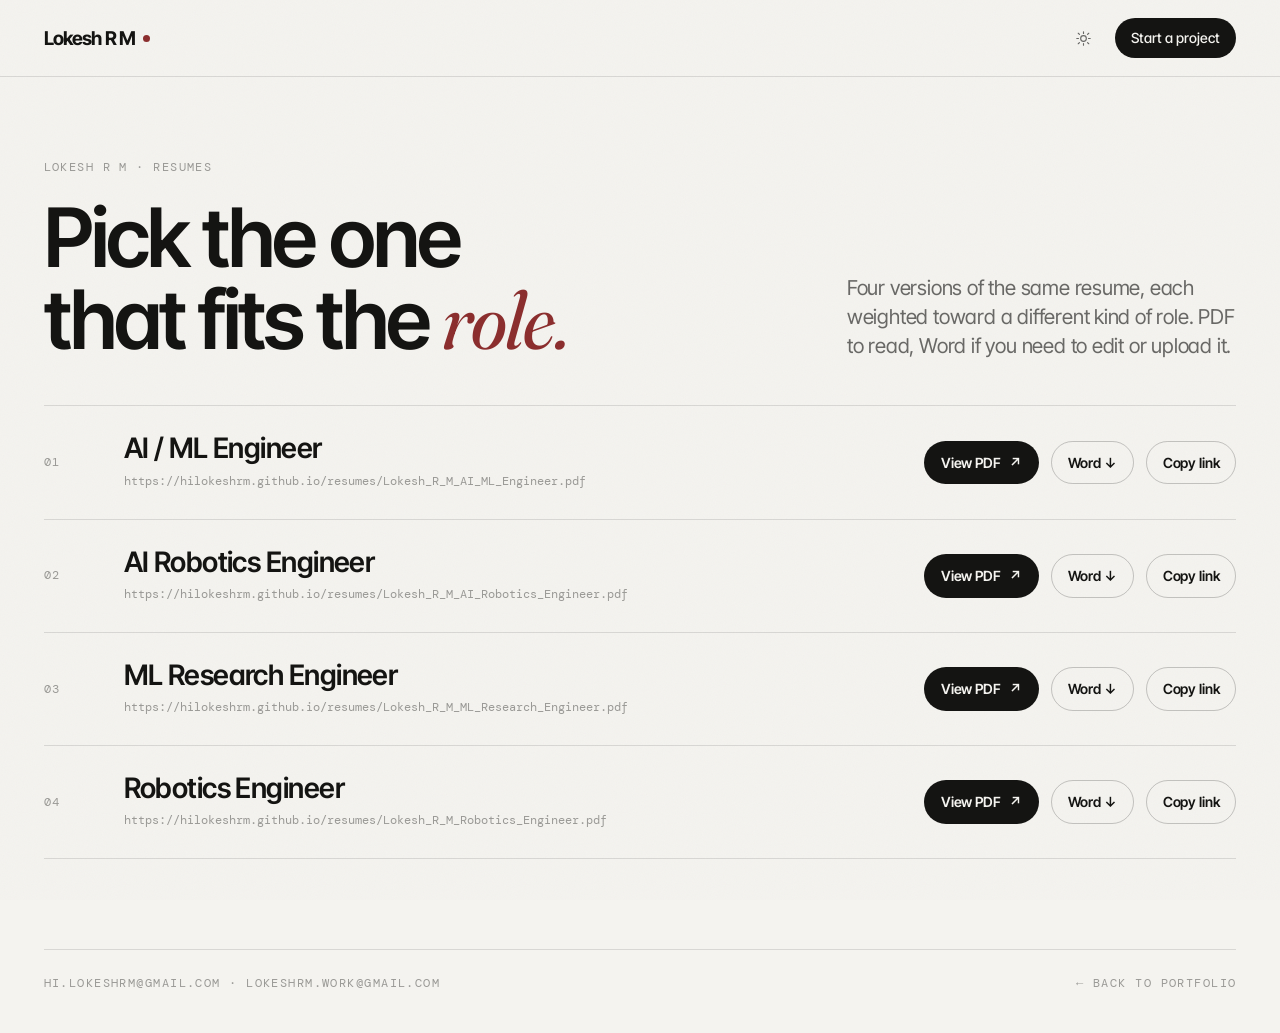
<file: resumes/index.html>
<!DOCTYPE html>
<html lang="en">
<head>
<meta charset="UTF-8">
<meta name="viewport" content="width=device-width, initial-scale=1.0">
<title>Resumes — Lokesh R M</title>
<meta name="description" content="Resumes for Lokesh R M: AI / ML Engineer, AI Robotics Engineer, ML Research Engineer and Robotics Engineer, as PDF and Word.">
<meta name="author" content="Lokesh R M">
<link rel="canonical" href="https://hilokeshrm.github.io/resumes/">
<link rel="icon" type="image/svg+xml" href="../favicon.svg">
<link rel="apple-touch-icon" href="../assets/apple-touch-icon.png">
<link rel="preconnect" href="https://fonts.googleapis.com">
<link rel="preconnect" href="https://fonts.gstatic.com" crossorigin>
<link href="https://fonts.googleapis.com/css2?family=Inter+Tight:wght@400;500;600;700&family=Fraunces:ital,opsz,wght,SOFT@0,9..144,400,30;1,9..144,400,30&family=DM+Mono:wght@400;500&display=swap" rel="stylesheet">
<link rel="stylesheet" href="../styles.css">
<script>(function(){var d=document.documentElement;try{var t=localStorage.getItem('lrm-theme');if(t==='light'||t==='dark')d.setAttribute('data-theme',t);}catch(e){}})();</script>
<meta name="theme-color" content="#F4F3EF" media="(prefers-color-scheme: light)">
<meta name="theme-color" content="#0A0A0A" media="(prefers-color-scheme: dark)">
<meta name="robots" content="index,follow">
<meta property="og:type" content="website">
<meta property="og:url" content="https://hilokeshrm.github.io/resumes/">
<meta property="og:title" content="Resumes — Lokesh R M">
<meta property="og:description" content="Four resume versions for AI, ML and robotics roles, as PDF and Word.">
<meta property="og:image" content="https://hilokeshrm.github.io/assets/og-image.png">
<style>
  .r-head { padding: clamp(48px, 9vh, 112px) 0 clamp(32px, 5vh, 56px); }
  .r-head .grid { display: grid; grid-template-columns: 8fr 4fr; gap: var(--gap); align-items: end; }
  .r-head h1 { max-width: 12ch; }
  .r-list { border-top: 1px solid var(--line); margin-bottom: clamp(64px, 10vh, 128px); }
  .r-row { display: grid; grid-template-columns: 56px 1fr auto; gap: 24px; align-items: center; padding: 28px 0; border-bottom: 1px solid var(--line); }
  .r-row h2 { font-size: clamp(22px, 2.2vw, 30px); letter-spacing: -.02em; }
  .r-row .url { display: block; margin-top: 8px; font-family: var(--mono); font-size: 12px; color: var(--ink-3); word-break: break-all; }
  .r-row .url:hover { color: var(--ink); }
  .r-row .btn { padding: 10px 16px; font-size: 14px; }
  .r-row .btn-row { justify-content: flex-end; }
  .copy[data-done] { border-color: var(--accent); color: var(--accent); }
  .r-foot { display: flex; justify-content: space-between; gap: 16px; flex-wrap: wrap; padding: 24px 0 40px; border-top: 1px solid var(--line); }
  @media (max-width: 900px) {
    .r-head .grid { grid-template-columns: 1fr; }
    .r-row { grid-template-columns: 1fr; gap: 14px; }
    .r-row .btn-row { justify-content: flex-start; }
  }
</style>
</head>
<body>

<header class="nav" id="nav">
  <div class="wrap">
    <a href="../" class="wordmark" aria-label="Lokesh R M, home">Lokesh R M<i aria-hidden="true"></i></a>
    <div class="nav-right">
      <button class="theme-btn" type="button" data-theme-toggle aria-label="Toggle light or dark" title="Light / dark">
        <svg class="sun" viewBox="0 0 24 24" aria-hidden="true"><circle cx="12" cy="12" r="4"/><path d="M12 2.5v2.4M12 19.1v2.4M4.6 4.6l1.7 1.7M17.7 17.7l1.7 1.7M2.5 12h2.4M19.1 12h2.4M4.6 19.4l1.7-1.7M17.7 6.3l1.7-1.7"/></svg>
        <svg class="moon" viewBox="0 0 24 24" aria-hidden="true"><path d="M20 14.5A8 8 0 0 1 9.5 4a6.5 6.5 0 1 0 10.5 10.5Z"/></svg>
      </button>
      <a href="../#contact" class="cta">Start a project</a>
    </div>
  </div>
</header>

<main id="main">
  <section class="r-head">
    <div class="wrap">
      <div class="grid">
        <div>
          <div class="meta" style="margin-bottom:20px"><a href="../">Lokesh R M</a> · Resumes</div>
          <h1>Pick the one that fits the <em>role.</em></h1>
        </div>
        <div class="side">
          <p class="lede">Four versions of the same resume, each weighted toward a different kind of role. PDF to read, Word if you need to edit or upload it.</p>
        </div>
      </div>
    </div>
  </section>

  <div class="wrap">
    <div class="r-list" id="list"></div>
    <div class="r-foot meta">
      <span>hi.lokeshrm@gmail.com · lokeshrm.work@gmail.com</span>
      <a href="../">← Back to portfolio</a>
    </div>
  </div>
</main>

<script>
(function () {
  var BASE = 'https://hilokeshrm.github.io/resumes/';
  var R = [
    ['AI / ML Engineer', 'Lokesh_R_M_AI_ML_Engineer'],
    ['AI Robotics Engineer', 'Lokesh_R_M_AI_Robotics_Engineer'],
    ['ML Research Engineer', 'Lokesh_R_M_ML_Research_Engineer'],
    ['Robotics Engineer', 'Lokesh_R_M_Robotics_Engineer']
  ];
  var list = document.getElementById('list');
  list.innerHTML = R.map(function (r, i) {
    var pdf = r[1] + '.pdf', url = BASE + pdf;
    return '<div class="r-row">' +
      '<span class="meta">0' + (i + 1) + '</span>' +
      '<div><h2>' + r[0] + '</h2><a class="url" href="' + pdf + '" target="_blank" rel="noopener">' + url + '</a></div>' +
      '<div class="btn-row">' +
        '<a class="btn" href="' + pdf + '" target="_blank" rel="noopener">View PDF <span class="arrow">↗</span></a>' +
        '<a class="btn ghost" href="' + r[1] + '.docx" download>Word ↓</a>' +
        '<button class="btn ghost copy" type="button" data-url="' + url + '">Copy link</button>' +
      '</div></div>';
  }).join('');

  list.addEventListener('click', function (e) {
    var b = e.target.closest('.copy');
    if (!b) return;
    var done = function () { b.textContent = 'Copied'; b.setAttribute('data-done', ''); setTimeout(function () { b.textContent = 'Copy link'; b.removeAttribute('data-done'); }, 1600); };
    if (navigator.clipboard) navigator.clipboard.writeText(b.dataset.url).then(done, function () { window.prompt('Copy this link:', b.dataset.url); });
    else window.prompt('Copy this link:', b.dataset.url);
  });

  var root = document.documentElement;
  document.querySelectorAll('[data-theme-toggle]').forEach(function (btn) {
    btn.addEventListener('click', function () {
      var cur = root.getAttribute('data-theme') || (matchMedia('(prefers-color-scheme: dark)').matches ? 'dark' : 'light');
      var next = cur === 'dark' ? 'light' : 'dark';
      root.setAttribute('data-theme', next);
      try { localStorage.setItem('lrm-theme', next); } catch (e) {}
    });
  });
})();
</script>
</body>
</html>
</file>
<file: styles.css>
/* ============================================================
   Lokesh R M — portfolio
   Same system as theanve.com (site v2, direction B):
   paper surface, Inter Tight + one Fraunces italic word,
   DM Mono for meta, oxblood accent, hairlines, plates.
   Domain colours borrow the ANVE company colours.
   ============================================================ */

:root {
  --paper: #F4F3EF;
  --paper-2: #ECEBE6;
  --paper-3: #E4E3DD;
  --ink: #141412;
  --ink-2: rgba(20, 20, 18, .62);
  --ink-3: rgba(20, 20, 18, .40);
  --line: rgba(20, 20, 18, .12);
  --line-2: rgba(20, 20, 18, .22);
  --accent: #8B2E2E;
  --on-accent: #F4F3EF;
  --grain: .035;

  /* domain colours (ANVE company colours) */
  --c-ai:     #2F5D8A;   /* cobalt — agents & LLMs */
  --c-vision: #C2553A;   /* ember — vision & voice */
  --c-robot:  #3E6B4A;   /* moss — robotics */
  --c-iot:    #B8892A;   /* ochre — IoT & edge */
  --c-web:    #8B2E2E;   /* oxblood — web & everything else */

  --sans: 'Inter Tight', 'Inter', system-ui, -apple-system, 'Segoe UI', sans-serif;
  --serif: 'Fraunces', Georgia, serif;
  --mono: 'DM Mono', ui-monospace, 'SF Mono', Menlo, monospace;

  --pad: clamp(16px, 3.4vw, 56px);
  --gap: 24px;
  --section: 128px;
  --ease: cubic-bezier(.2, .6, .2, 1);
  color-scheme: light;
}
@media (max-width: 800px) { :root { --section: 80px; } }

@media (prefers-color-scheme: dark) {
  :root:not([data-theme="light"]) {
    --paper: #0A0A0A; --paper-2: #151515; --paper-3: #1E1E1E;
    --ink: #F2F2ED; --ink-2: rgba(242, 242, 237, .64); --ink-3: rgba(242, 242, 237, .40);
    --line: rgba(242, 242, 237, .12); --line-2: rgba(242, 242, 237, .22);
    --accent: #C4463F; --on-accent: #fff; --grain: .06;
    --c-ai: #6F9FD0; --c-vision: #E07A5F; --c-robot: #7DB58C; --c-iot: #E2B84A; --c-web: #C4463F;
    color-scheme: dark;
  }
}
:root[data-theme="dark"] {
  --paper: #0A0A0A; --paper-2: #151515; --paper-3: #1E1E1E;
  --ink: #F2F2ED; --ink-2: rgba(242, 242, 237, .64); --ink-3: rgba(242, 242, 237, .40);
  --line: rgba(242, 242, 237, .12); --line-2: rgba(242, 242, 237, .22);
  --accent: #C4463F; --on-accent: #fff; --grain: .06;
  --c-ai: #6F9FD0; --c-vision: #E07A5F; --c-robot: #7DB58C; --c-iot: #E2B84A; --c-web: #C4463F;
  color-scheme: dark;
}

/* ---------- reset ---------- */
*, *::before, *::after { box-sizing: border-box; margin: 0; padding: 0; }
html { scroll-behavior: smooth; scroll-padding-top: 88px; -webkit-text-size-adjust: 100%; }
body {
  background: var(--paper); color: var(--ink);
  font-family: var(--sans); font-size: 17px; line-height: 1.55;
  -webkit-font-smoothing: antialiased; -moz-osx-font-smoothing: grayscale;
  font-feature-settings: 'ss01', 'cv11';
  overflow-x: hidden; min-height: 100vh;
}
img, svg, video { display: block; max-width: 100%; }
a { color: inherit; text-decoration: none; }
ul, ol { list-style: none; }
button { font: inherit; color: inherit; background: none; border: 0; cursor: pointer; }
::selection { background: var(--accent); color: var(--on-accent); }
:focus-visible { outline: 2px solid var(--accent); outline-offset: 3px; }

body::before {
  content: ''; position: fixed; inset: 0; z-index: 0; pointer-events: none; opacity: var(--grain);
  background-image: url("data:image/svg+xml,%3Csvg xmlns='http://www.w3.org/2000/svg' width='200' height='200'%3E%3Cfilter id='n'%3E%3CfeTurbulence type='fractalNoise' baseFrequency='.9' numOctaves='2' stitchTiles='stitch'/%3E%3C/filter%3E%3Crect width='100%25' height='100%25' filter='url(%23n)'/%3E%3C/svg%3E");
  background-size: 200px 200px;
}
main, header, footer, .menu { position: relative; z-index: 1; }

.skip { position: absolute; left: 12px; top: -48px; z-index: 100; background: var(--ink); color: var(--paper); padding: 10px 16px; border-radius: 999px; font-size: 14px; font-weight: 500; }
.skip:focus { top: 12px; }

.wrap { padding: 0 var(--pad); }

/* ---------- type ---------- */
h1, h2, h3 { font-weight: 600; letter-spacing: -.02em; line-height: 1.05; text-wrap: balance; }
h1 { font-size: clamp(42px, 6.4vw, 92px); letter-spacing: -.035em; line-height: 1.0; }
h2 { font-size: clamp(30px, 3.4vw, 44px); }
h3 { font-size: 22px; font-weight: 500; letter-spacing: -.012em; line-height: 1.2; }
h4 { font-size: 17px; font-weight: 600; letter-spacing: -.015em; line-height: 1.25; }
em { font-family: var(--serif); font-style: italic; font-weight: 400; font-variation-settings: 'opsz' 144, 'SOFT' 30; letter-spacing: -.01em; }
h1 em, h2 em { color: var(--accent); }
.lede { font-size: clamp(19px, 1.6vw, 22px); line-height: 1.4; color: var(--ink-2); letter-spacing: -.01em; text-wrap: pretty; }
.meta { font-family: var(--mono); font-size: 12px; letter-spacing: .12em; text-transform: uppercase; color: var(--ink-3); }
.link { position: relative; font-weight: 500; }
.link::after { content: ''; position: absolute; left: 0; right: 0; bottom: -2px; height: 1px; background: currentColor; transform: scaleX(0); transform-origin: left; transition: transform .35s var(--ease); }
.link:hover::after { transform: scaleX(1); }
.arrow { display: inline-block; transition: transform .3s var(--ease); }
a:hover .arrow { transform: translate(3px, -3px); }

.btn { display: inline-flex; align-items: center; gap: 8px; padding: 12px 20px; border-radius: 999px; background: var(--ink); color: var(--paper); font-weight: 600; font-size: 15px; letter-spacing: -.01em; transition: background .2s, color .2s, border-color .2s; border: 1px solid transparent; }
.btn:hover { background: var(--accent); color: var(--on-accent); }
.btn.ghost { background: transparent; color: var(--ink); border-color: var(--line-2); }
.btn.ghost:hover { border-color: var(--ink); }
.btn svg { width: 16px; height: 16px; }
.btn-row { display: flex; gap: 12px; flex-wrap: wrap; }

/* ---------- nav: floating pill ---------- */
.nav { position: sticky; top: 0; z-index: 50; height: 76px; display: flex; align-items: center; }
.nav::before { content: ''; position: absolute; inset: 0; background: color-mix(in srgb, var(--paper) 82%, transparent); -webkit-backdrop-filter: blur(14px); backdrop-filter: blur(14px); border-bottom: 1px solid var(--line); opacity: 0; transition: opacity .3s var(--ease); }
.nav.scrolled::before { opacity: 1; }
.nav .wrap { position: relative; display: flex; align-items: center; width: 100%; gap: 32px; }
.wordmark { font-weight: 700; font-size: 19px; letter-spacing: -.045em; line-height: 1; position: relative; z-index: 1; display: inline-flex; align-items: center; gap: 8px; }
.wordmark i { width: 7px; height: 7px; border-radius: 50%; background: var(--accent); display: inline-block; }
.nav-links { position: absolute; left: 50%; transform: translateX(-50%); display: flex; gap: 2px; padding: 5px; border-radius: 999px; background: color-mix(in srgb, var(--paper) 88%, transparent); border: 1px solid var(--line); -webkit-backdrop-filter: blur(14px); backdrop-filter: blur(14px); box-shadow: 0 8px 30px rgba(0,0,0,.06); }
.nav-links a { padding: 8px 14px; border-radius: 999px; font-size: 14px; font-weight: 500; letter-spacing: -.01em; color: var(--ink-2); transition: color .2s, background .2s; }
.nav-links a:hover, .nav-links a.on { background: var(--paper-2); color: var(--ink); }
.nav-right { display: flex; align-items: center; gap: 14px; margin-left: auto; position: relative; z-index: 1; }
.nav-right .cta { color: var(--paper); background: var(--ink); padding: 9px 16px; border-radius: 999px; font-size: 14px; font-weight: 500; transition: background .2s; }
.nav-right .cta:hover { color: var(--on-accent); background: var(--accent); }

.theme-btn { width: 36px; height: 36px; border-radius: 999px; display: inline-grid; place-items: center; color: var(--ink-2); transition: color .2s, background .2s; }
.theme-btn:hover { color: var(--ink); background: var(--paper-2); }
.theme-btn svg { width: 17px; height: 17px; fill: none; stroke: currentColor; stroke-width: 1.6; stroke-linecap: round; stroke-linejoin: round; }
.theme-btn .moon { display: none; }
:root[data-theme="dark"] .theme-btn .sun { display: none; }
:root[data-theme="dark"] .theme-btn .moon { display: block; }
@media (prefers-color-scheme: dark) {
  :root:not([data-theme="light"]) .theme-btn .sun { display: none; }
  :root:not([data-theme="light"]) .theme-btn .moon { display: block; }
}

.menu-btn { display: none; height: 44px; width: 44px; position: relative; }
.menu-btn i { display: block; width: 20px; height: 1.5px; background: var(--ink); position: absolute; right: 12px; transition: transform .3s var(--ease); }
.menu-btn i:nth-child(1) { top: 17px; }
.menu-btn i:nth-child(2) { top: 26px; }
.menu-open .menu-btn i:nth-child(1) { transform: translateY(4.5px) rotate(45deg); }
.menu-open .menu-btn i:nth-child(2) { transform: translateY(-4.5px) rotate(-45deg); }

.menu { position: fixed; inset: 60px 0 0 0; z-index: 40; background: var(--paper); display: none; padding: 24px var(--pad) 40px; overflow: auto; }
.menu-open .menu { display: block; }
.menu nav a { display: block; font-size: 36px; font-weight: 600; letter-spacing: -.03em; line-height: 1.25; border-bottom: 1px solid var(--line); padding: 10px 0; }
.menu .theme-row { display: flex; align-items: center; justify-content: space-between; padding: 18px 0; border-bottom: 1px solid var(--line); font-size: 18px; font-weight: 500; margin-top: 24px; }
.menu .theme-row .theme-btn { width: 44px; height: 44px; border: 1px solid var(--line-2); }
.menu .meta { margin-top: 24px; line-height: 1.8; }

@media (max-width: 960px) {
  .nav { height: 60px; background: color-mix(in srgb, var(--paper) 84%, transparent); -webkit-backdrop-filter: blur(14px); backdrop-filter: blur(14px); }
  .nav-links, .nav-right .cta, .nav-right .theme-btn { display: none; }
  .menu-btn { display: block; }
  html { scroll-padding-top: 72px; }
}

/* ---------- sections ---------- */
section { padding: var(--section) 0; border-top: 1px solid var(--line); }
.head { display: grid; grid-template-columns: 7fr 5fr; gap: var(--gap); align-items: end; margin-bottom: 56px; }
.head .meta { margin-bottom: 20px; }
.head .side { justify-self: end; max-width: 40ch; font-size: 17px; }
@media (max-width: 800px) { .head { grid-template-columns: 1fr; gap: 20px; } .head .side { justify-self: start; } }

/* ---------- hero ---------- */
.hero { padding: clamp(48px, 9vh, 112px) 0 0; border-top: 0; }
.hero .grid { display: grid; grid-template-columns: 8fr 4fr; gap: var(--gap); align-items: end; }
.hero h1 { max-width: 15ch; }
.hero .side { max-width: 36ch; justify-self: end; padding-bottom: 6px; }
.hero .side .meta { margin-bottom: 14px; }
.hero .side p { color: var(--ink-2); margin-bottom: 24px; }
@media (max-width: 800px) { .hero .grid { grid-template-columns: 1fr; gap: 32px; } .hero .side { justify-self: start; } }

.plate { position: relative; overflow: hidden; border-radius: 10px; background: #141412; aspect-ratio: 21 / 8; margin-top: 56px; }
.plate img { width: 100%; height: 100%; object-fit: cover; }
.plate .cap { position: absolute; left: 20px; right: 20px; bottom: 16px; display: flex; justify-content: space-between; gap: 24px; font-family: var(--mono); font-size: 11px; letter-spacing: .12em; text-transform: uppercase; color: rgba(242,242,237,.72); }
.plate .stats { position: absolute; inset: 0; display: grid; grid-template-columns: repeat(4, 1fr); align-content: end; align-items: start; padding: 0 20px 56px; gap: var(--gap); color: #F2F2ED; }
.plate .stats li { border-top: 1px solid rgba(242,242,237,.22); padding-top: 16px; }
.plate .stats b { display: block; font-size: clamp(30px, 3.6vw, 56px); font-weight: 600; letter-spacing: -.04em; line-height: 1; }
.plate .stats span { display: block; margin-top: 10px; font-size: 14px; color: rgba(242,242,237,.64); max-width: 24ch; }
@media (max-width: 860px) {
  .plate { aspect-ratio: auto; }
  .plate img { position: absolute; inset: 0; }
  .plate .stats { position: relative; grid-template-columns: 1fr 1fr; padding: 32px 20px 64px; row-gap: 32px; }
}

.status { margin-top: 32px; padding: 20px 0 64px; border-top: 1px solid var(--line); display: flex; flex-wrap: wrap; gap: 8px 0; font-family: var(--mono); font-size: 12.5px; letter-spacing: .04em; color: var(--ink-2); }
.status a:hover { color: var(--ink); }
.status .dot { display: inline-block; width: 7px; height: 7px; border-radius: 50%; background: var(--c-robot); margin-right: 10px; vertical-align: 1px; animation: pulse 2.4s ease-in-out infinite; }
.status .sep { color: var(--ink-3); margin: 0 14px; }
@keyframes pulse { 0%,100% { opacity: 1 } 50% { opacity: .35 } }

/* ---------- about ---------- */
.about { display: grid; grid-template-columns: 4fr 8fr; gap: calc(var(--gap) * 2); align-items: start; }
.portrait { border-radius: 10px; overflow: hidden; aspect-ratio: 4 / 5; background: var(--paper-2); position: sticky; top: 96px; }
.portrait img { width: 100%; height: 100%; object-fit: cover; object-position: 50% 40%; }
.about .say { font-size: clamp(24px, 2.6vw, 34px); font-weight: 500; letter-spacing: -.02em; line-height: 1.22; text-wrap: pretty; max-width: 26ch; }
.about .prose { margin-top: 32px; max-width: 62ch; }
.about .prose p { font-size: 18px; line-height: 1.6; color: var(--ink-2); margin-bottom: 1.1em; text-wrap: pretty; }
.about .prose strong { color: var(--ink); font-weight: 600; }
@media (max-width: 900px) { .about { grid-template-columns: 1fr; gap: 40px; } .portrait { position: static; max-width: 360px; } }

/* services: hairline columns with a colour mark */
.cols { display: grid; grid-template-columns: repeat(5, 1fr); gap: 32px var(--gap); margin-top: 64px; }
.col { border-top: 1px solid var(--line); padding-top: 20px; }
.col .meta { display: flex; align-items: center; gap: 10px; margin-bottom: 14px; }
.col .meta::before { content: ''; width: 8px; height: 8px; border-radius: 2px; background: var(--c, var(--ink-3)); }
.col h4 { font-size: 19px; margin-bottom: 8px; }
.col p { font-size: 15px; color: var(--ink-2); }
@media (max-width: 1100px) { .cols { grid-template-columns: repeat(3, 1fr); } }
@media (max-width: 700px) { .cols { grid-template-columns: 1fr 1fr; } }
@media (max-width: 460px) { .cols { grid-template-columns: 1fr; } }

/* ---------- experience ---------- */
.steps { border-top: 1px solid var(--line); }
.step { display: grid; grid-template-columns: 160px 4fr 7fr; gap: var(--gap); padding: 32px 0; border-bottom: 1px solid var(--line); align-items: baseline; }
.step .when { font-family: var(--mono); font-size: 12px; letter-spacing: .06em; color: var(--ink-3); line-height: 1.7; }
.step.now .when b { display: block; color: var(--accent); font-weight: 400; letter-spacing: .12em; text-transform: uppercase; font-size: 11px; }
.step.now .when b::before { content: '● '; }
.step h3 { font-size: 22px; font-weight: 600; letter-spacing: -.02em; }
.step .org { margin-top: 6px; font-size: 15px; color: var(--ink-2); }
.step ul li { position: relative; padding-left: 18px; font-size: 15.5px; color: var(--ink-2); margin-bottom: 10px; text-wrap: pretty; }
.step ul li:last-child { margin-bottom: 0; }
.step ul li::before { content: ''; position: absolute; left: 0; top: .72em; width: 8px; height: 1px; background: var(--ink-3); }
.step ul a { color: var(--ink); border-bottom: 1px solid var(--line-2); }
.step ul a:hover { color: var(--accent); border-color: var(--accent); }
@media (max-width: 900px) { .step { grid-template-columns: 1fr; gap: 12px; } }

/* ---------- client work ---------- */
.work { display: grid; grid-template-columns: 1fr 1fr; gap: 64px var(--gap); }
.case .shot { display: block; position: relative; border-radius: 10px; overflow: hidden; aspect-ratio: 16 / 10; background: var(--paper-2); border: 1px solid var(--line); }
.case .shot img { width: 100%; height: 100%; object-fit: cover; object-position: top; transition: transform 1.2s var(--ease); }
.case .shot:hover img { transform: scale(1.03); }
.case .shot .go { position: absolute; top: 14px; right: 14px; width: 40px; height: 40px; border-radius: 999px; display: grid; place-items: center; background: var(--ink); color: var(--paper); font-size: 16px; opacity: 0; transform: translate(-6px, 6px); transition: all .4s var(--ease); }
.case .shot:hover .go { opacity: 1; transform: none; }
.case .top { display: flex; justify-content: space-between; align-items: baseline; gap: 16px; margin-top: 22px; }
.case h3 { font-size: clamp(26px, 2.4vw, 34px); font-weight: 600; letter-spacing: -.03em; }
.case p { margin-top: 10px; color: var(--ink-2); max-width: 58ch; font-size: 16px; text-wrap: pretty; }
.case .foot { display: flex; justify-content: space-between; align-items: baseline; gap: 16px; flex-wrap: wrap; margin-top: 18px; padding-top: 14px; border-top: 1px solid var(--line); }
.case .foot .link { font-size: 15px; }
@media (max-width: 860px) { .work { grid-template-columns: 1fr; gap: 56px; } }

.tags { display: flex; flex-wrap: wrap; gap: 4px 14px; font-family: var(--mono); font-size: 11.5px; letter-spacing: .04em; color: var(--ink-3); }

/* ---------- projects: index rows ---------- */
.rows { border-top: 1px solid var(--line); }
.row-item { display: grid; grid-template-columns: 56px 4fr 2fr 6fr; gap: var(--gap); align-items: baseline; padding: 28px 0; border-bottom: 1px solid var(--line); transition: padding-left .35s var(--ease); }
.row-item:hover { padding-left: 8px; }
.row-item .idx { font-family: var(--mono); font-size: 12px; color: var(--ink-3); white-space: nowrap; }
.row-item .idx::before { content: ''; display: inline-block; width: 8px; height: 8px; border-radius: 2px; background: var(--c, var(--ink-3)); margin-right: 10px; vertical-align: 1px; }
.row-item h3 { font-size: 24px; font-weight: 600; letter-spacing: -.025em; line-height: 1.12; transition: color .2s; }
.row-item:hover h3 { color: var(--c); }
.row-item .cat { font-size: 14px; color: var(--ink-2); }
.row-item .cat small { display: block; margin-top: 6px; font-family: var(--mono); font-size: 11px; letter-spacing: .06em; color: var(--ink-3); }
.row-item .desc p { font-size: 15.5px; color: var(--ink-2); line-height: 1.5; text-wrap: pretty; }
.row-item .desc .tags { margin-top: 12px; }
@media (max-width: 960px) {
  .row-item { grid-template-columns: 40px 1fr; row-gap: 8px; }
  .row-item .cat, .row-item .desc { grid-column: 2; }
  .row-item:hover { padding-left: 0; }
}

/* ---------- skills ---------- */
.skills { display: grid; grid-template-columns: repeat(4, 1fr); gap: 32px var(--gap); }
.skills .col li { font-size: 15px; color: var(--ink-2); padding: 7px 0; border-top: 1px solid var(--line); }
.skills .col li:first-child { border-top: 0; }
.skills .col h4 { margin-bottom: 10px; }
@media (max-width: 1000px) { .skills { grid-template-columns: 1fr 1fr; } }
@media (max-width: 520px) { .skills { grid-template-columns: 1fr; } }

/* ---------- education + recognition ---------- */
.edu { display: grid; grid-template-columns: 5fr 7fr; gap: calc(var(--gap) * 2); align-items: start; }
.edu h3 { font-size: clamp(24px, 2.4vw, 32px); font-weight: 600; letter-spacing: -.025em; }
.edu .school { margin-top: 10px; color: var(--ink-2); }
.kv { margin-top: 28px; }
.kv div { display: flex; justify-content: space-between; align-items: baseline; gap: 16px; border-top: 1px solid var(--line); padding: 11px 0; font-size: 15px; }
.kv div:last-child { border-bottom: 1px solid var(--line); }
.kv span:first-child { font-family: var(--mono); font-size: 11px; text-transform: uppercase; letter-spacing: .12em; color: var(--ink-3); white-space: nowrap; }
.kv span:last-child { text-align: right; }
.docs { border-top: 1px solid var(--line); }
.docs li { display: flex; justify-content: space-between; align-items: baseline; gap: 24px; padding: 20px 0; border-bottom: 1px solid var(--line); }
.docs b { font-size: 19px; font-weight: 600; letter-spacing: -.015em; }
.docs .meta { font-size: 11px; text-align: right; }
@media (max-width: 900px) { .edu { grid-template-columns: 1fr; gap: 48px; } }
@media (max-width: 560px) { .docs li { flex-direction: column; gap: 6px; } .docs .meta { text-align: left; } }

/* ---------- contact ---------- */
.contact .grid { display: grid; grid-template-columns: 7fr 5fr; gap: var(--gap); align-items: end; }
.contact h2 { font-size: clamp(38px, 5vw, 72px); letter-spacing: -.035em; line-height: 1; max-width: 14ch; }
.contact .lede { margin-top: 24px; max-width: 44ch; }
.contact .mail { display: inline-block; margin-top: 48px; font-size: clamp(26px, 4.6vw, 64px); font-weight: 600; letter-spacing: -.035em; line-height: 1.05; overflow-wrap: anywhere; transition: color .2s; }
.contact .mail:hover { color: var(--accent); }
.contact .btn-row { margin-top: 32px; }
.contact .docs a { display: flex; justify-content: space-between; align-items: baseline; gap: 24px; padding: 18px 0; border-bottom: 1px solid var(--line); font-size: 17px; font-weight: 500; transition: padding-left .3s var(--ease); }
.contact .docs a:hover { padding-left: 6px; }
.contact .docs a .meta { font-size: 11px; }
@media (max-width: 900px) { .contact .grid { grid-template-columns: 1fr; gap: 56px; } }

/* ---------- footer ---------- */
footer { border-top: 1px solid var(--line); overflow: hidden; }
.foot-bottom { border-top: 1px solid var(--line); display: flex; justify-content: space-between; gap: 12px 24px; flex-wrap: wrap; padding: 20px 0; font-family: var(--mono); font-size: 11.5px; letter-spacing: .04em; color: var(--ink-3); }
.foot-bottom a:hover { color: var(--ink); }
.giant { font-weight: 700; letter-spacing: -.06em; line-height: .82; font-size: clamp(48px, 19vw, 320px); margin: clamp(32px, 5vw, 72px) 0 clamp(28px, 4vw, 56px); white-space: nowrap; user-select: none; }

/* ---------- reveal ---------- */
.reveal { opacity: 0; transform: translateY(12px); transition: opacity .6s var(--ease), transform .6s var(--ease); }
.reveal.in { opacity: 1; transform: none; }
.no-js .reveal { opacity: 1; transform: none; }
@media (prefers-reduced-motion: reduce) {
  *, *::before, *::after { animation: none !important; transition: none !important; }
  .reveal { opacity: 1; transform: none; }
  html { scroll-behavior: auto; }
}

:root[data-theme="dark"] .case .shot { border-color: var(--line-2); }

/* ---------- ANVE band: black, the ANVE four-colour stripe on top ---------- */
.anve { position: relative; background: #141412; color: #F2F2ED; border-radius: 12px; overflow: hidden; display: grid; grid-template-columns: 7fr 5fr; gap: var(--gap); padding: clamp(28px, 4vw, 56px); padding-top: calc(clamp(28px, 4vw, 56px) + 6px); }
:root[data-theme="dark"] .anve { border: 1px solid var(--line); }
@media (prefers-color-scheme: dark) { :root:not([data-theme="light"]) .anve { border: 1px solid var(--line); } }
.anve .stripe { position: absolute; top: 0; left: 0; right: 0; height: 6px; display: grid; grid-template-columns: repeat(4, 1fr); }
.anve .meta { color: rgba(242,242,237,.45); }
.anve h2 { margin: 20px 0 16px; font-size: clamp(32px, 3.8vw, 56px); letter-spacing: -.03em; max-width: 16ch; }
.anve h2 em { color: #E06A62; }
.anve p { color: rgba(242,242,237,.68); max-width: 46ch; }
.anve .btn-row { margin-top: 32px; }
.btn.light { background: #F2F2ED; color: #141412; }
.btn.light:hover { background: #C4463F; color: #fff; }
.anve-cos { align-self: end; border-top: 1px solid rgba(242,242,237,.14); }
.anve-cos li { display: grid; grid-template-columns: 48px 1fr auto; gap: 12px; align-items: baseline; padding: 18px 0; border-bottom: 1px solid rgba(242,242,237,.14); }
.anve-cos .idx { font-family: var(--mono); font-size: 12px; color: rgba(242,242,237,.4); }
.anve-cos .idx::before { content: ''; display: inline-block; width: 8px; height: 8px; border-radius: 2px; background: var(--c); margin-right: 10px; vertical-align: 1px; }
.anve-cos b { font-size: 20px; font-weight: 600; letter-spacing: -.02em; }
.anve-cos span:last-child { font-size: 14px; color: rgba(242,242,237,.55); text-align: right; }
@media (max-width: 900px) { .anve { grid-template-columns: 1fr; gap: 40px; } }
@media (max-width: 480px) { .anve-cos li { grid-template-columns: 40px 1fr; } .anve-cos span:last-child { grid-column: 2; text-align: left; } }
.step .org .link { color: var(--ink); }

/* ============================================================
   Freelance pass — services, mentoring, process, FAQ, dock
   ============================================================ */
.hero .side .trust { margin: 16px 0 0; font-family: var(--mono); font-size: 11.5px; letter-spacing: .06em; color: var(--ink-3); }

/* services: six cards, colour mark on top */
.services { display: grid; grid-template-columns: repeat(3, 1fr); gap: var(--gap); }
.svc { position: relative; display: flex; flex-direction: column; gap: 12px; padding: 26px 24px 24px; border: 1px solid var(--line); border-radius: 12px; background: var(--paper-2); overflow: hidden; transition: border-color .25s, transform .35s var(--ease); }
.svc::before { content: ''; position: absolute; top: 0; left: 0; right: 0; height: 3px; background: var(--c); }
.svc:hover { border-color: var(--line-2); transform: translateY(-2px); }
.svc h3 { font-size: 22px; font-weight: 600; letter-spacing: -.02em; }
.svc p { font-size: 15.5px; color: var(--ink-2); text-wrap: pretty; }
.svc .tags { margin-top: auto; padding-top: 12px; border-top: 1px solid var(--line); }
@media (max-width: 1000px) { .services { grid-template-columns: 1fr 1fr; } }
@media (max-width: 600px) { .services { grid-template-columns: 1fr; } }

/* client work extras */
.case p + p { margin-top: 10px; }
.case p strong { color: var(--ink); font-weight: 600; }
.mentor { display: grid; grid-template-columns: 5fr 7fr; gap: var(--gap) calc(var(--gap) * 2); margin-top: 72px; padding: clamp(24px, 3.4vw, 44px); border: 1px solid var(--line-2); border-radius: 12px; }
.mentor h3 { margin-top: 16px; font-size: clamp(24px, 2.4vw, 34px); font-weight: 600; letter-spacing: -.025em; line-height: 1.12; max-width: 18ch; }
.mentor h3 em { color: var(--c-robot); }
.mentor p { color: var(--ink-2); font-size: 16.5px; text-wrap: pretty; }
.mentor .tags { margin: 18px 0 22px; }
@media (max-width: 860px) { .mentor { grid-template-columns: 1fr; } }

/* process: four steps on one hairline */
.process { display: grid; grid-template-columns: repeat(4, 1fr); gap: var(--gap); counter-reset: s; }
.process li { border-top: 1px solid var(--ink); padding-top: 20px; }
.process .n { font-family: var(--mono); font-size: 12px; color: var(--accent); }
.process h4 { font-size: 21px; margin: 14px 0 8px; letter-spacing: -.02em; }
.process p { font-size: 15.5px; color: var(--ink-2); text-wrap: pretty; }
@media (max-width: 900px) { .process { grid-template-columns: 1fr 1fr; row-gap: 40px; } }
@media (max-width: 520px) { .process { grid-template-columns: 1fr; } }

/* ANVE band sits under About now */
#about .anve { margin-top: 96px; }
.skills + .edu { margin-top: 96px; padding-top: 0; }

/* FAQ */
.faq-grid { display: grid; grid-template-columns: 5fr 7fr; gap: calc(var(--gap) * 2); align-items: start; }
.faq-grid .head-col { position: sticky; top: 100px; }
.faq { border-top: 1px solid var(--line); }
.faq details { border-bottom: 1px solid var(--line); }
.faq summary { list-style: none; cursor: pointer; display: flex; justify-content: space-between; align-items: baseline; gap: 24px; padding: 22px 0; font-size: 19px; font-weight: 600; letter-spacing: -.015em; }
.faq summary::-webkit-details-marker { display: none; }
.faq summary::after { content: '+'; font-weight: 400; font-size: 22px; color: var(--ink-3); transition: transform .3s var(--ease); }
.faq details[open] summary::after { transform: rotate(45deg); color: var(--accent); }
.faq summary:hover { color: var(--accent); }
.faq details p { padding: 0 0 22px; max-width: 60ch; color: var(--ink-2); font-size: 16.5px; }
@media (max-width: 900px) { .faq-grid { grid-template-columns: 1fr; gap: 40px; } .faq-grid .head-col { position: static; } }

/* contact */
.contact .docs { align-self: end; }

/* phone: a hire bar that appears after the hero */
.dock { display: none; }
@media (max-width: 760px) {
  .dock { position: fixed; left: 12px; right: 12px; bottom: 12px; z-index: 45; display: grid; grid-template-columns: 1fr auto; gap: 8px; padding: 6px; border-radius: 999px; background: color-mix(in srgb, var(--paper) 88%, transparent); border: 1px solid var(--line); -webkit-backdrop-filter: blur(14px); backdrop-filter: blur(14px); box-shadow: 0 10px 30px rgba(0,0,0,.12); transform: translateY(140%); transition: transform .4s var(--ease); }
  .dock .btn { justify-content: center; padding: 11px 18px; }
  .dock.on { transform: none; }
  footer { padding-bottom: 72px; }
}
</file>
